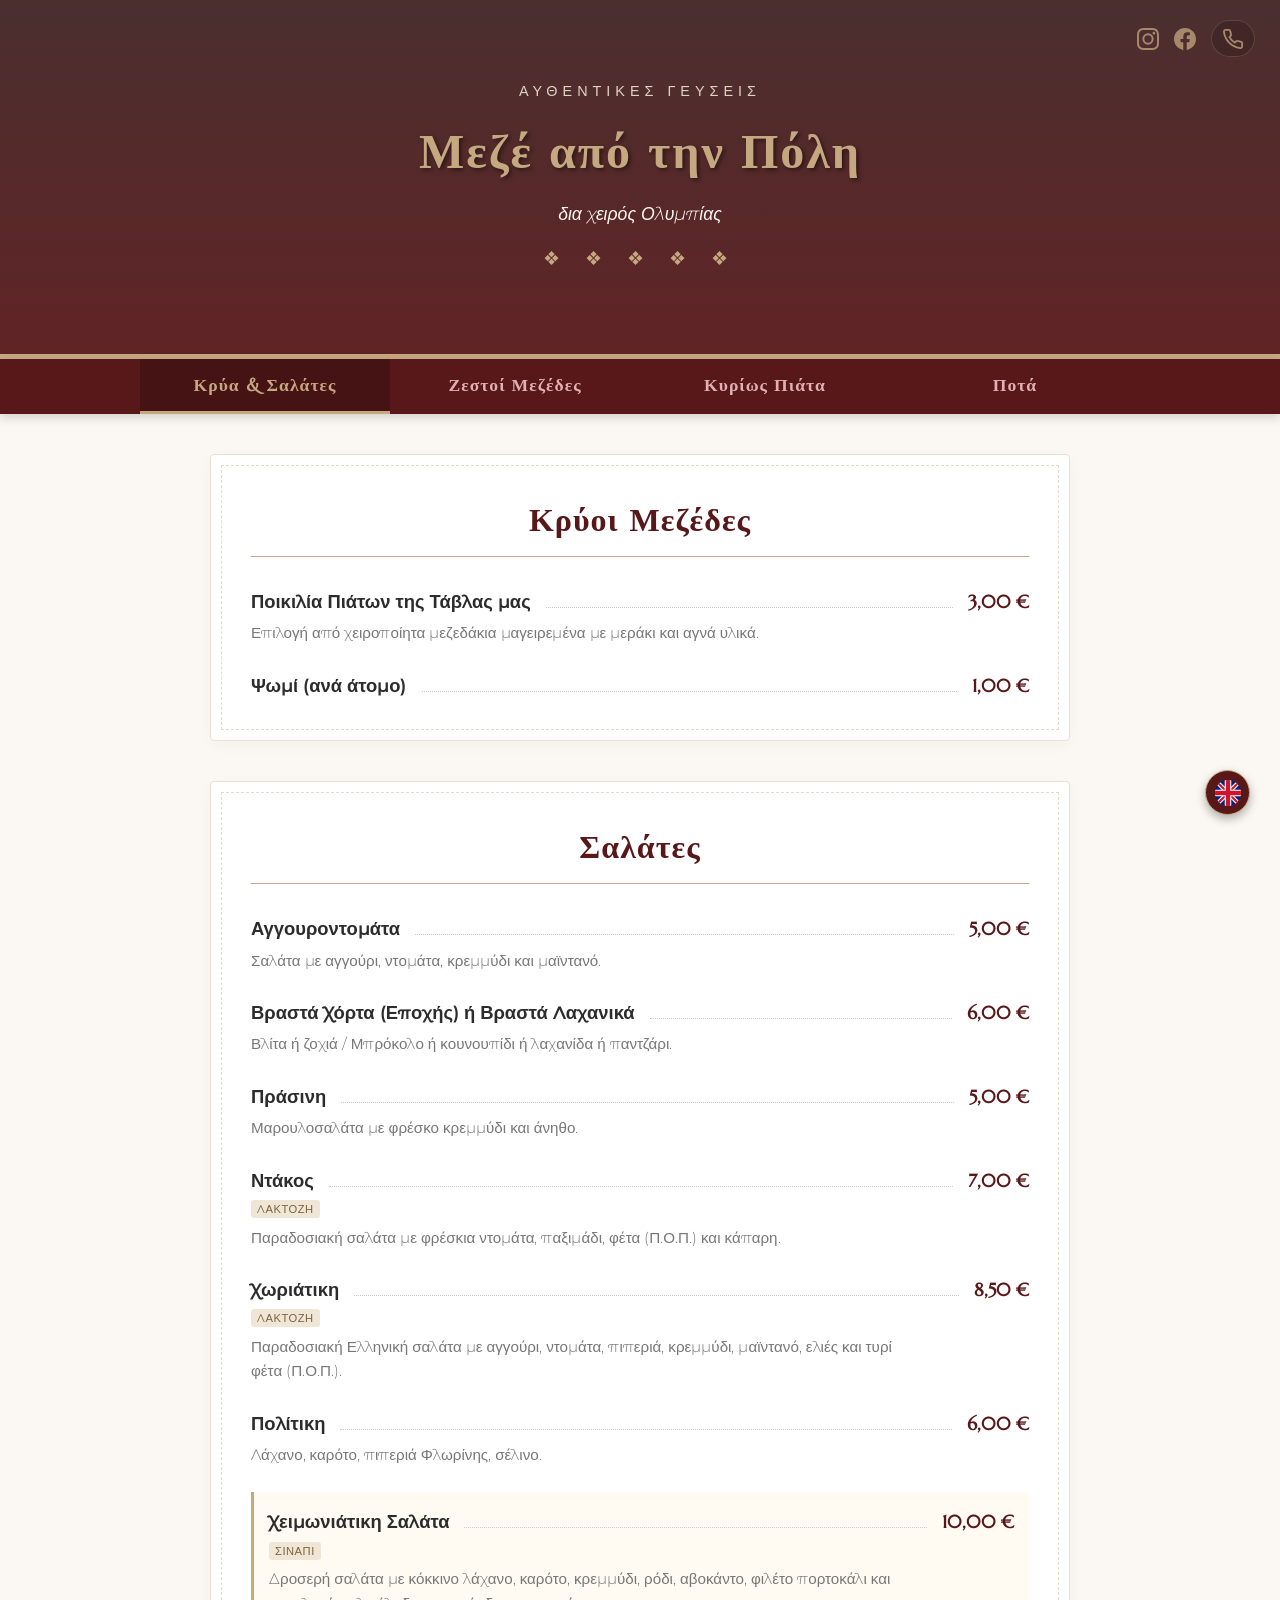
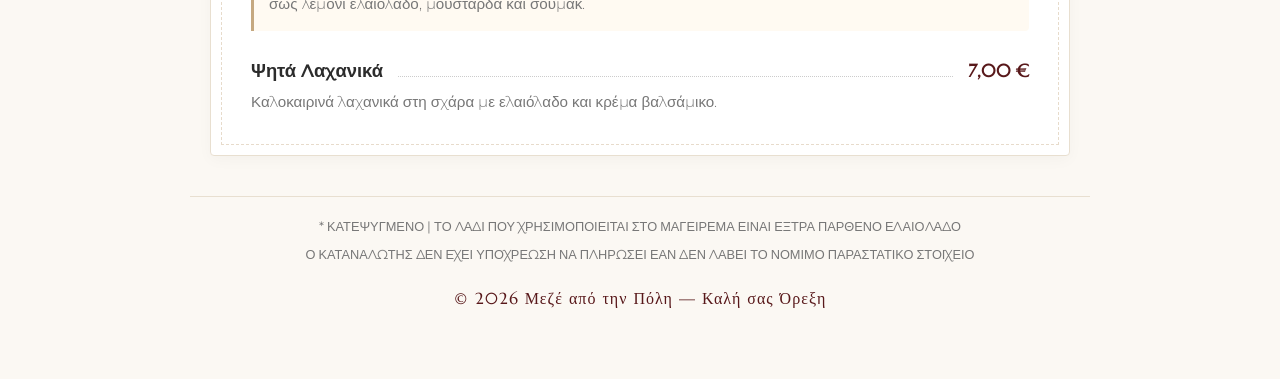
<file: index.html>
<!DOCTYPE html>
<html lang="el">
<head>
    <link rel="icon" type="image/png" href="https://encrypted-tbn0.gstatic.com/images?q=tbn:ANd9GcRkJTfY7gqk6wUgJ8VTFTfwzdV4VmLbmpXVbJ8n9u_vpgtSPkn_sgBGA54&s=10">
    <meta charset="UTF-8">
    <meta name="viewport" content="width=device-width, initial-scale=1.0">
    <title>Μεζέ από την Πόλη - Menu</title>
    <link rel="stylesheet" href="style.css">
    <link rel="preconnect" href="https://fonts.googleapis.com">
    <link rel="preconnect" href="https://fonts.gstatic.com" crossorigin>
    <link href="https://fonts.googleapis.com/css2?family=Marcellus&family=Montserrat:wght@300;400;600&display=swap" rel="stylesheet">
    <link rel="stylesheet" href="https://cloudflare.com">

</head>
<body>

<!-- Header / Hero Background -->
<header class="restaurant-header">
        <!-- ΔΙΑΚΡΙΤΙΚΑ SOCIAL & CONTACT ΣΤΗΝ ΠΑΝΩ ΔΕΞΙΑ ΓΩΝΙΑ (SVG VERSION) -->
<div class="top-right-socials">
    <!-- Instagram -->
    <a href="https://instagram.com/meze_apo_tin_poli" target="_blank" class="top-social-btn" title="Instagram">
        <svg viewBox="0 0 24 24" fill="currentColor"><path d="M12 2.163c3.204 0 3.584.012 4.85.07 3.252.148 4.771 1.691 4.919 4.919.058 1.265.069 1.645.069 4.849 0 3.205-.012 3.584-.069 4.849-.149 3.225-1.664 4.771-4.919 4.919-1.266.058-1.644.07-4.85.07-3.204 0-3.584-.012-4.849-.07-3.26-.149-4.771-1.699-4.919-4.92-.058-1.265-.07-1.644-.07-4.849 0-3.204.013-3.583.07-4.849.149-3.227 1.664-4.771 4.919-4.919 1.266-.057 1.645-.069 4.849-.069zM12 0C8.741 0 8.333.014 7.053.072 2.695.272.273 2.69.073 7.051.014 8.333 0 8.741 0 12c0 3.259.014 3.668.072 4.948.2 4.358 2.618 6.78 6.98 6.98 1.281.058 1.689.072 4.948.072 3.259 0 3.668-.014 4.948-.072 4.354-.2 6.782-2.618 6.979-6.98.059-1.28.073-1.689.073-4.948 0-3.259-.014-3.667-.072-4.947-.196-4.354-2.617-6.78-6.979-6.98C15.668.014 15.259 0 12 0zm0 5.838a6.162 6.162 0 100 12.324 6.162 6.162 0 000-12.324zM12 16a4 4 0 110-8 4 4 0 010 8zm6.406-11.845a1.44 1.44 0 100 2.881 1.44 1.44 0 000-2.881z"/></svg>
    </a>
    
    <!-- Facebook -->
    <a href="http://facebook.com/mezeapotinpoli" target="_blank" class="top-social-btn" title="Facebook">
        <svg viewBox="0 0 24 24" fill="currentColor"><path d="M24 12.073c0-6.627-5.373-12-12-12s-12 5.373-12 12c0 5.99 4.388 10.954 10.125 11.854v-8.385H7.078v-3.47h3.047V9.43c0-3.007 1.792-4.669 4.533-4.669 1.312 0 2.686.235 2.686.235v2.953H15.83c-1.491 0-1.956.925-1.956 1.874v2.25h3.328l-.532 3.47h-2.796v8.385C19.612 23.027 24 18.062 24 12.073z"/></svg>
    </a>

    <!-- Τηλέφωνο -->
    <a href="tel:2392023680" class="top-social-btn phone-top" title="Καλέστε μας">
        <svg viewBox="0 0 24 24" fill="none" stroke="currentColor" stroke-width="2" stroke-linecap="round" stroke-linejoin="round" style="fill: none;"><path d="M22 16.92v3a2 2 0 0 1-2.18 2 19.79 19.79 0 0 1-8.63-3.07 19.5 19.5 0 0 1-6-6 19.79 19.79 0 0 1-3.07-8.67A2 2 0 0 1 4.11 2h3a2 2 0 0 1 2 1.72 12.84 12.84 0 0 0 .7 2.81 2 2 0 0 1-.45 2.11L8.09 9.91a16 16 0 0 0 6 6l1.27-1.27a2 2 0 0 1 2.11-.45 12.84 12.84 0 0 0 2.81.7A2 2 0 0 1 22 16.92z"></path></svg>
        <span class="phone-number-text">2392 023680</span>
    </a>
</div>

    <div class="logo-container">
        <span class="sub-title">Αυθεντικές Γεύσεις</span>
        <h1>Μεζέ από την Πόλη</h1>
        <p class="theme-tag">δια χειρός Ολυμπίας</p>
        <div class="ornament">❖ ❖ ❖ ❖ ❖</div>
    </div>



</header>

    <!-- Navigation Tabs -->
    <nav class="menu-tabs">
        <button class="tab-btn active" onclick="switchPage(1)">
            <span class="tab-text">Κρύα & Σαλάτες</span>
        </button>
        <button class="tab-btn" onclick="switchPage(2)">
            <span class="tab-text">Ζεστοί Μεζέδες</span>
        </button>
        <button class="tab-btn" onclick="switchPage(3)">
            <span class="tab-text">Κυρίως Πιάτα</span>
        </button>
        <button class="tab-btn" onclick="switchPage(4)">
            <span class="tab-text">Ποτά</span>
        </button>
        
    
    </nav>

    
    <!-- Main Content Container -->
    <main class="menu-container">
    
        <!-- PAGE 1: ΚΡΥΟΙ ΜΕΖΕΔΕΣ & ΣΑΛΑΤΕΣ -->
        <section id="page-1" class="menu-page active">
            <div class="category-block">
                <h2 class="category-title">Κρύοι Μεζέδες</h2>
                <div class="menu-items">
                    <div class="menu-item">
                        <div class="item-main">
                            <span class="item-name">Ποικιλία Πιάτων της Τάβλας μας</span>
                            <span class="item-price">3,00 €</span>
                        </div>
                        <p class="item-desc">Επιλογή από χειροποίητα μεζεδάκια μαγειρεμένα με μεράκι και αγνά υλικά.</p>
                    </div>
                    <div class="menu-item">
                        <div class="item-main">
                            <span class="item-name">Ψωμί (ανά άτομο)</span>
                            <span class="item-price">1,00 €</span>
                        </div>
                    </div>
                </div>
            </div>

            <div class="category-block">
                <h2 class="category-title">Σαλάτες</h2>
                <div class="menu-items">
                    <div class="menu-item">
                        <div class="item-main">
                            <span class="item-name">Αγγουροντομάτα</span>
                            <span class="item-price">5,00 €</span>
                        </div>
                        <p class="item-desc">Σαλάτα με αγγούρι, ντομάτα, κρεμμύδι και μαϊντανό.</p>
                    </div>
                    <div class="menu-item">
                        <div class="item-main">
                            <span class="item-name">Βραστά Χόρτα (Εποχής) ή Βραστά Λαχανικά</span>
                            <span class="item-price">6,00 €</span>
                        </div>
                        <p class="item-desc">Βλίτα ή ζοχιά / Μπρόκολο ή κουνουπίδι ή λαχανίδα ή παντζάρι.</p>
                    </div>
                    <div class="menu-item">
                        <div class="item-main">
                            <span class="item-name">Πράσινη</span>
                            <span class="item-price">5,00 €</span>
                        </div>
                        <p class="item-desc">Μαρουλοσαλάτα με φρέσκο κρεμμύδι και άνηθο.</p>
                    </div>
                    <div class="menu-item">
                        <div class="item-main">
                            <span class="item-name">Ντάκος </span>
                            <span class="item-price">7,00 €</span>
                        </div>
                        <span class="allergen-tag">Λακτόζη</span>
                        <p class="item-desc">Παραδοσιακή σαλάτα με φρέσκια ντομάτα, παξιμάδι, φέτα (Π.Ο.Π.) και κάπαρη.</p>
                    </div>
                    <div class="menu-item">
                        <div class="item-main">
                            <span class="item-name">Χωριάτικη </span>
                            <span class="item-price">8,50 €</span>
                        </div>
                        <span class="allergen-tag">Λακτόζη</span>
                        <p class="item-desc">Παραδοσιακή Ελληνική σαλάτα με αγγούρι, ντομάτα, πιπεριά, κρεμμύδι, μαϊντανό, ελιές και τυρί φέτα (Π.Ο.Π.).</p>
                    </div>
                    <div class="menu-item">
                        <div class="item-main">
                            <span class="item-name">Πολίτικη</span>
                            <span class="item-price">6,00 €</span>
                        </div>
                        <p class="item-desc">Λάχανο, καρότο, πιπεριά Φλωρίνης, σέλινο.</p>
                    </div>
                    <div class="menu-item highlight-item">
                        <div class="item-main">
                            <span class="item-name">Χειμωνιάτικη Σαλάτα </span>
                            <span class="item-price">10,00 €</span>
                        </div>
                        <span class="allergen-tag">Σινάπι</span>
                        <p class="item-desc">Δροσερή σαλάτα με κόκκινο λάχανο, καρότο, κρεμμύδι, ρόδι, αβοκάντο, φιλέτο πορτοκάλι και σως λεμόνι ελαιόλαδο, μουστάρδα και σουμάκ.</p>
                    </div>
                    <div class="menu-item">
                        <div class="item-main">
                            <span class="item-name">Ψητά Λαχανικά</span>
                            <span class="item-price">7,00 €</span>
                        </div>
                        <p class="item-desc">Καλοκαιρινά λαχανικά στη σχάρα με ελαιόλαδο και κρέμα βαλσάμικο.</p>
                    </div>
                </div>
            </div>
        </section>

        <!-- PAGE 2: ΖΕΣΤΟΙ ΜΕΖΕΔΕΣ & ΟΡΕΚΤΙΚΑ -->
        <section id="page-2" class="menu-page">
            <div class="category-block">
                <h2 class="category-title">Ζεστοί Μεζέδες & Ορεκτικά</h2>
                <div class="menu-items">
                    <div class="menu-item">
                        <div class="item-main">
                            <span class="item-name">Πατάτες Τηγανητές</span>
                            <span class="item-price">3,50 €</span>
                        </div>
                        <p class="item-desc">Φρέσκια πατάτα τηγανητή.</p>
                    </div>
                    <div class="menu-item">
                        <div class="item-main">
                            <span class="item-name">Κολοκυθάκια Τηγανητά </span>
                            <span class="item-price">4,00 €</span>
                        </div>
                        <span class="allergen-tag">Γλουτένη / Λακτόζη</span>
                        <p class="item-desc">Συνοδεύονται με χειροποίητο τζατζίκι.</p>
                    </div>
                    <div class="menu-item highlight-item">
                        <div class="item-main">
                            <span class="item-name">Μουσβέρια </span>
                            <span class="item-price">6,00 €</span>
                        </div>
                        <span class="allergen-tag">Γλουτένη / Αυγό / Λακτόζη</span>
                        <p class="item-desc">Πολίτικοι κολοκυθοκεφτέδες. Συνοδεύονται με χειροποίητο τζατζίκι.</p>
                    </div>
                    <div class="menu-item">
                        <div class="item-main">
                            <span class="item-name">Τυροκροκέτες</span>
                            <span class="item-price">5,00 €</span>
                        </div>
                        <span class="allergen-tag">Γλουτένη / Αυγό / Λακτόζη</span>
                    </div>
                    <div class="menu-item">
                        <div class="item-main">
                            <span class="item-name">Ταλαγάνι </span>
                            <span class="item-price">5,00 €</span>
                        </div>
                        <span class="allergen-tag">Λακτόζη</span>
                        <p class="item-desc">Παραδοσιακό τυρί ψητό, σερβίρεται με χειροποίητη μαρμελάδα.</p>
                    </div>
                    <div class="menu-item">
                        <div class="item-main">
                            <span class="item-name">Μαστέλο Χίου </span>
                            <span class="item-price">7,00 €</span>
                        </div>
                        <span class="allergen-tag">Λακτόζη</span>
                    </div>
                    <div class="menu-item highlight-item">
                        <div class="item-main">
                            <span class="item-name">Φέτα Περέκ</span>
                            <span class="item-price">7,00 €</span>
                        </div>
                        <span class="allergen-tag">Γλουτένη / Λακτόζη / Σουσάμι</span>
                        <p class="item-desc">Φέτα (Π.Ο.Π.) σκεπασμένη με φύλλο Περέκ, σερβίρεται με μέλι και μαύρο σουσάμι.</p>
                    </div>
                    <div class="menu-item">
                        <div class="item-main">
                            <span class="item-name">Μπουγιουρντί </span>
                            <span class="item-price">5,00 €</span>
                        </div>
                        <span class="allergen-tag">Λακτόζη</span>
                        <p class="item-desc">Φέτα (Π.Ο.Π.), ντομάτα, πιπεριά και τριμμένο τυρί gouda.</p>
                    </div>
                    <div class="menu-item">
                        <div class="item-main">
                            <span class="item-name">Σκουμπρί Καπνιστό</span>
                            <span class="item-price">6,00 €</span>
                        </div>
                    </div>
                </div>
            </div>
        </section>

<!-- PAGE 3: ΚΥΡΙΩΣ ΠΙΑΤΑ (Αντικαθιστά το Κυρίως & Ποτά) -->
<div id="page-3" class="menu-page">
    
    <!-- ΕΚΛΕΚΤΑ ΠΟΛΙΤΙΚΑ ΠΙΑΤΑ -->
    <div class="category-block">
        <h2 class="category-title">Εκλεκτά Πολίτικα Πιάτα</h2>
        <div class="menu-items">
            
            <!-- ΝΕΟ ΠΙΑΤΟ -->
            <div class="menu-item">
                <div class="item-main">
                    <span class="item-name">Μύδια Ντολμά </span>
                    <span class="item-price">9,00 €</span>
                </div>
                <span class="allergen-tag">Ξηροί Καρποί</span>
                <div class="item-desc">Φρέσκα μύδια με γέμιση ρυζιού μαγειρεμένο με διάφορα μπαχαρικά, κουκουνάρι, σταφίδα και αρωματικά βότανα.</div>
            </div>

            <div class="menu-item">
                <div class="item-main">
                    <span class="item-name">Αρναούτ Τζιέρι</span>
                    <span class="item-price">8,50 €</span>
                </div>
                <div class="item-desc">Φρέσκο μοσχαρίσιο συκώτι σοταρισμένο με ελαιόλαδο και σερβιρισμένο με καραμελωμένα κρεμμύδια.</div>
            </div>

            <div class="menu-item">
                <div class="item-main">
                    <span class="item-name">Σουτζούκι με Σάλτσα</span>
                    <span class="item-price">6,00 €</span>
                </div>
                <div class="item-desc">Σουτζούκι (Πολίτικο αλλαντικό) σε σάλτσα φρέσκιας ντομάτας.</div>
            </div>

            <div class="menu-item">
                <div class="item-main">
                    <span class="item-name">Παστουρμαδοπιτάκια</span>
                    <span class="item-price">6,00 €</span>
                </div>
                <span class="allergen-tag">Γλουτένη / Λακτόζη</span>
                <div class="item-desc">Σε χωριάτικο χειροποίητο φύλλο.</div>
            </div>

            <!-- ΝΕΟ ΠΙΑΤΟ -->
            <div class="menu-item">
                <div class="item-main">
                    <span class="item-name">Αυγά με Σουτζούκι </span>
                    <span class="item-price">6,00 €</span>
                </div>
                <span class="allergen-tag">Αυγό</span>
                <div class="item-desc">Αυγά στο τηγάνι με ελαιόλαδο και σουτζούκι.</div>
            </div>

            <!-- ΝΕΟ ΠΙΑΤΟ -->
            <div class="menu-item">
                <div class="item-main">
                    <span class="item-name">Αυγά με Παστουρμά</span>
                    <span class="item-price">6,00 €</span>
                </div>
                <span class="allergen-tag">Αυγό</span>
                <div class="item-desc">Αυγά τηγανητά με ελαιόλαδο και παστουρμά.</div>
            </div>

            <div class="menu-item">
                <div class="item-main">
                    <span class="item-name">Λαχματζούν</span>
                    <span class="item-price">8,50 €</span>
                </div>
                <span class="allergen-tag">Γλουτένη / Λακτόζη</span>
                <div class="item-desc">Χειροποίητη πίτα με μοσχαρίσιο κιμά, σερβίρεται με κρεμμύδι και μαϊντανό, συνοδεύεται με γιαούρτι.</div>
            </div>

            <div class="menu-item highlight-item">
                <div class="item-main">
                    <span class="item-name">Γιαουρτλού Κεμπάπ </span>
                    <span class="item-price">12,00 €</span>
                </div>
                <span class="allergen-tag">Γλουτένη / Λακτόζη</span>
                <div class="item-desc">Παραδοσιακό πιάτο με πίτα, σάλτσα φρέσκιας ντομάτας, μπιφτεκάκια από πρόβειο και μοσχαρίσιο κιμά, σως γιαουρτιού, κρεμμύδι και μαϊντανό, το πιάτο ολοκληρώνεται με φρέσκο βούτυρο.</div>
            </div>

            <div class="menu-item">
                <div class="item-main">
                    <span class="item-name">Μοσχαρίσιο Κεμπάπ</span>
                    <span class="item-price">15,00 €</span>
                </div>
                <span class="allergen-tag">Θειώδη / Γλουτένη / Λακτόζη</span>
                <div class="item-desc">Μοσχαράκι μαριναρισμένο με κρασί ψήνεται με κομμάτια μελιτζάνας, σερβίρεται με πλιγούρι και ντοματίνια στο ελαιόλαδο.</div>
            </div>

            <div class="menu-item">
                <div class="item-main">
                    <span class="item-name">Σις Ταούκ </span>
                    <span class="item-price">9,00 €</span>
                </div>
                <span class="allergen-tag">Λακτόζη / Σινάπι</span>
                <div class="item-desc">Παραδοσιακό μαριναρισμένο σουβλάκι κοτόπουλο στη σχάρα με γαρνιτούρα ημέρας.</div>
            </div>

            <div class="menu-item">
                <div class="item-main">
                    <span class="item-name">Τζιζμπίζια</span>
                    <span class="item-price">8,50 €</span>
                </div>
                <span class="allergen-tag">Γλουτένη / Αυγό</span>
                <div class="item-desc">Πολίτικα σουτζουκάκια από πρόβειο και μοσχαρίσιο κιμά με γαρνιτούρα ημέρας.</div>
            </div>

            <div class="menu-item">
                <div class="item-main">
                    <span class="item-name">Κεφτεδάκια της Γιαγιάς</span>
                    <span class="item-price">8,00 €</span>
                </div>
                <span class="allergen-tag">Γλουτένη / Αυγό</span>
                <div class="item-desc">Κλασικά κεφτεδάκια με μοσχαρίσιο και χοιρινό κιμά, μαϊντανό, δυόσμο, ούζο, κρεμμύδι με γαρνιτούρα ημέρας.</div>
            </div>

            <div class="menu-item">
                <div class="item-main">
                    <span class="item-name">Χοιρινά Φιλετίνια </span>
                    <span class="item-price">10,00 €</span>
                </div>
                <span class="allergen-tag">Λακτόζη</span>
                <div class="item-desc">Με κρέμα γάλακτος και μανιτάρια.</div>
            </div>

            <div class="menu-item">
                <div class="item-main">
                    <span class="item-name">Μουσακάς Σπιτικός </span>
                    <span class="item-price">12,00 €</span>
                </div>
                <span class="allergen-tag">Λακτόζη / Αυγό / Γλουτένη</span>
                <div class="item-desc">Πατάτες, μελιτζάνες, μοσχαρίσιος κιμάς, μπεσαμέλ με φρέσκο γάλα.</div>
            </div>

            <div class="menu-item">
                <div class="item-main">
                    <span class="item-name">Παστίτσιο </span>
                    <span class="item-price">10,00 €</span>
                </div>
                <span class="allergen-tag">Λακτόζη / Αυγό / Γλουτένη</span>
                <div class="item-desc">Μακαρόνια, μοσχαρίσιος κιμάς, μπεσαμέλ με φρέσκο γάλα.</div>
            </div>

        </div>
        <p style="text-align: center; margin-top: 30px; font-family: 'Marcellus', serif; color: var(--burgundy); font-weight: 600; letter-spacing: 1px; font-size: 1.1rem; border-top: 1px dashed var(--gold); padding-top: 20px;">
            <u>ΡΩΤΗΣΤΕ ΜΑΣ ΓΙΑ ΤΑ ΠΙΑΤΑ ΗΜΕΡΑΣ</u>
        </p>
    </div> 


    <!-- ΕΝΟΤΗΤΑ 2: ΘΑΛΑΣΣΙΝΑ (Από τη φωτογραφία σας) -->
    <div class="category-block">
        <h2 class="category-title">Θαλασσινά</h2>
        <div class="menu-items">
            
            <div class="menu-item">
                <div class="item-main">
                    <span class="item-name">Γαύρος Τηγάνι </span>
                    <span class="item-price">7,00 €</span>
                </div>
                <span class="allergen-tag">Γλουτένη</span>
            </div>
            
            <div class="menu-item">
                <div class="item-main">
                    <span class="item-name">Γαύρος Σαγανάκι </span>
                    <span class="item-price">7,00 €</span>
                </div>
                <span class="allergen-tag">Σινάπι / Θειώδη</span>
                <div class="item-desc">Με κρεμμύδι, πιπεριά σβησμένο με λευκό κρασί ή πλούσια σάλτσα φρέσκιας ντομάτας (καυτερό ή όχι).</div>
            </div>
            
            <div class="menu-item">
                <div class="item-main">
                    <span class="item-name">Σαρδέλα Σχάρας</span>
                    <span class="item-price">7,00 €</span>
                </div>
            </div>
            
            <div class="menu-item">
                <div class="item-main">
                    <span class="item-name">Σουπιά Πολίτικη </span>
                    <span class="item-price">9,00 €</span>
                </div>
                <span class="allergen-tag">Ξηροί Καρποί</span>
                <div class="item-desc">Μαγειρεμένη με κουκουνάρι και σταφίδα.</div>
            </div>
            
            <div class="menu-item">
                <div class="item-main">
                    <span class="item-name">Καλαμάρι Τηγανητό</span>
                    <span class="item-price">12,00 €</span>
                </div>
                <span class="allergen-tag">Γλουτένη</span>
                <div class="item-desc">Ελληνικό καλαμάρι.</div>
            </div>
            
            <div class="menu-item">
                <div class="item-main">
                    <span class="item-name">Καλαμάρι Σχάρας ή Γεμιστό </span>
                    <span class="item-price">45,00 € / Κιλό</span>
                </div>
                <span class="allergen-tag">Λακτόζη</span>
                <div class="item-desc">Ελληνικό καλαμάρι.</div>
            </div>
            
            <div class="menu-item">
                <div class="item-main">
                    <span class="item-name">Γαρίδες Ελληνικές Σαγανάκι ή Σχάρας </span>
                    <span class="item-price">75,00 € / Κιλό</span>
                </div>
                <span class="allergen-tag">Λακτόζη</span>
                <div class="item-desc">Νωπές γαρίδες με κρεμμύδι, πιπεριά, σάλτσα φρέσκιας ντομάτας και φέτα ή σχάρας.</div>
            </div>
            
            <div class="menu-item">
                <div class="item-main">
                    <span class="item-name">Γαρίδες* Σαγανάκι ή Σχάρας </span>
                    <span class="item-price">12,00 €</span>
                </div>
                <span class="allergen-tag">Λακτόζη</span>
                <div class="item-desc">Γαρίδες ιχθυοκαλλιέργειας με κρεμμύδι, πιπεριά, σάλτσα φρέσκιας ντομάτας και φέτα ή σχάρας.</div>
            </div>
            
            <div class="menu-item">
                <div class="item-main">
                    <span class="item-name">Χταπόδι* Σχάρας</span>
                    <span class="item-price">12,00 €</span>
                </div>
                <div class="item-desc">Ελληνικό χταπόδι, ψητό στη σχάρα.</div>
            </div>
            
            <div class="menu-item">
                <div class="item-main">
                    <span class="item-name">Μύδια Αχνιστά (με κέλυφος)</span>
                    <span class="item-price">9,00 €</span>
                </div>
                <div class="item-desc">Φρέσκα μύδια μαγειρεμένα με το ζουμί τους.</div>
            </div>
            
            <div class="menu-item">
                <div class="item-main">
                    <span class="item-name">Μύδια Σαγανάκι </span>
                    <span class="item-price">9,00 €</span>
                </div>
                <span class="allergen-tag">Σινάπι</span>
                <div class="item-desc">Φρέσκα μύδια με λευκή ή κόκκινη σάλτσα, φέτα (Π.Ο.Π.), κρεμμυδάκι και πιπεριά (η λευκή σάλτσα περιέχει σινάπι).</div>
            </div>
        
        </div>
        
        <!-- Υποσημείωση Φρέσκων Ψαριών -->
        <p style="text-align: center; margin-top: 30px; font-family: 'Marcellus', serif; color: var(--burgundy); font-weight: 600; letter-spacing: 1px; font-size: 1.1rem; border-top: 1px dashed var(--gold); padding-top: 20px;">
            <u>ΡΩΤΗΣΤΕ ΜΑΣ ΓΙΑ ΤΑ ΦΡΕΣΚΑ ΨΑΡΙΑ ΗΜΕΡΑΣ</u>
        </p>
    </div>
</div>

<!-- PAGE 4: ΠΟΤΑ -->
<div id="page-4" class="menu-page">
    
    <!-- ΕΝΟΤΗΤΑ: ΚΡΑΣΙΑ -->
    <div class="category-block">
        <h2 class="category-title">Κρασιά</h2>

        <h3 style="font-family: 'Marcellus', serif; color: var(--gold); margin: 20px 0 10px; font-size: 1.3rem; text-transform: uppercase; letter-spacing: 1px;">Χύμα Κρασί</h3>
        <div class="menu-items" style="margin-bottom: 30px;">
            <div class="menu-item">
                <div class="item-main">
                    <span class="item-name">Κρασί χύμα (λευκό, ροζέ, κόκκινο) 0,5L</span>
                    <span class="item-price">4,50 €</span>
                </div>
                <div class="item-desc">Χύμα κρασί Νέας Μεσημβρίας (Ξηρό ή Ημίγλυκο)</div>
            </div>
        </div>
        
        <h3 style="font-family: 'Marcellus', serif; color: var(--gold); margin: 20px 0 10px; font-size: 1.3rem; text-transform: uppercase; letter-spacing: 1px;">Λευκά</h3>
        <div class="menu-items" style="margin-bottom: 30px;">
            <div class="menu-item">
                <div class="item-main">
                    <span class="item-name">Οινοποιείου Βούλγαρη 0,75L</span>
                    <span class="item-price">20,00 €</span>
                </div>
                <div class="item-desc">Sauvignon blanc - Ασύρτικο / Ασύρτικο - Μαλαγουζιά</div>
            </div>
            <div class="menu-item">
                <div class="item-main">
                    <span class="item-name">Κτήμα Λειβαδιώτη</span>
                    <span class="item-price">20,00 €</span>
                </div>
                <div class="item-desc">Ασύρτικο / Μαλαγουζιά / Sauvignon Blanc</div>
            </div>
            <div class="menu-item">
                <div class="item-main">
                    <span class="item-name">Κτήμα Γεροβασιλείου 0,75L</span>
                    <span class="item-price">30,00 €</span>
                </div>
                <div class="item-desc">Μαλαγουζιά</div>
            </div>
        </div>

        <h3 style="font-family: 'Marcellus', serif; color: var(--gold); margin: 20px 0 10px; font-size: 1.3rem; text-transform: uppercase; letter-spacing: 1px;">Ροζέ</h3>
        <div class="menu-items" style="margin-bottom: 30px;">
            <div class="menu-item">
                <div class="item-main">
                    <span class="item-name">Οινοποιείου Βούλγαρη 0,75L</span>
                    <span class="item-price">20,00 €</span>
                </div>
                <div class="item-desc">Grenache / Merlot</div>
            </div>
        </div>

        <h3 style="font-family: 'Marcellus', serif; color: var(--gold); margin: 20px 0 10px; font-size: 1.3rem; text-transform: uppercase; letter-spacing: 1px;">Κόκκινο</h3>
        <div class="menu-items" style="margin-bottom: 30px;">
            <div class="menu-item">
                <div class="item-main">
                    <span class="item-name">Οινοποιείου Βούλγαρη 0,75L</span>
                    <span class="item-price">20,00 €</span>
                </div>
                <div class="item-desc">Merlot</div>
            </div>
        </div>


        <h3 style="font-family: 'Marcellus', serif; color: var(--gold); margin: 20px 0 10px; font-size: 1.3rem; text-transform: uppercase; letter-spacing: 1px;">Ρετσίνες</h3>
        <div class="menu-items">
            <div class="menu-item">
                <div class="item-main">
                    <span class="item-name">Βασιλική 0,5L</span>
                    <span class="item-price">4,00 €</span>
                </div>
            </div>
            <div class="menu-item">
                <div class="item-main">
                    <span class="item-name">Μαλαματίνα 0,5L</span>
                    <span class="item-price">4,00 €</span>
                </div>
            </div>
            <div class="menu-item">
                <div class="item-main">
                    <span class="item-name">Κεχριμπάρι 0,5L</span>
                    <span class="item-price">5,50 €</span>
                </div>
            </div>
        </div>
    </div>

    <!-- ΕΝΟΤΗΤΑ: ΤΣΙΠΟΥΡΟ / ΟΥΖΟ -->
    <div class="category-block">
        <h2 class="category-title">Τσίπουρο / Ούζο</h2>
        <div class="menu-items">
            <div class="menu-item">
                <div class="item-main">
                    <span class="item-name">Προϊόν διήμερης απόσταξης 200ml</span>
                    <span class="item-price">6,00 €</span>
                </div>
                <div class="item-desc">Ντόπιο τσίπουρο με γλυκάνισο ή χωρίς</div>
            </div>
            <div class="menu-item">
                <div class="item-main">
                    <span class="item-name">Τσίπουρο Αποστολάκη 200ml</span>
                    <span class="item-price">8,00 €</span>
                </div>
                <div class="item-desc">Με γλυκάνισο ή χωρίς</div>
            </div>
            <div class="menu-item">
                <div class="item-main">
                    <span class="item-name">Τσίπουρο Ηδωνικό 200ml</span>
                    <span class="item-price">8,00 €</span>
                </div>
                <div class="item-desc">Με γλυκάνισο ή χωρίς</div>
            </div>
            <div class="menu-item">
                <div class="item-main">
                    <span class="item-name">Τσίπουρο Μπαμπατζίμ 200ml</span>
                    <span class="item-price">8,00 €</span>
                </div>
                <div class="item-desc">Με γλυκάνισο ή χωρίς</div>
            </div>
            <div class="menu-item">
                <div class="item-main">
                    <span class="item-name">Ούζο Πλωμαρίου 200ml</span>
                    <span class="item-price">8,00 €</span>
                </div>
            </div>
            <div class="menu-item">
                <div class="item-main">
                    <span class="item-name">Ούζο Βαρβαγιάννη 200ml</span>
                    <span class="item-price">8,00 €</span>
                </div>
                <div class="item-desc">Μπλε (46%) ή Πράσινο (42%)</div>
            </div>
            <div class="menu-item">
                <div class="item-main">
                    <span class="item-name">Ούζο Μπαμπατζίμ 200ml</span>
                    <span class="item-price">8,00 €</span>
                </div>
            </div>
            <div class="menu-item">
                <div class="item-main">
                    <span class="item-name">Ούζο Ηδωνικό 200ml</span>
                    <span class="item-price">8,00 €</span>
                </div>
            </div>
            <div class="menu-item">
                <div class="item-main">
                    <span class="item-name">Ούζο Ματαρέλη 200ml</span>
                    <span class="item-price">9,00 €</span>
                </div>
            </div>
            <div class="menu-item highlight-item">
                <div class="item-main">
                    <span class="item-name">Yeni Raki 200ml</span>
                    <span class="item-price">12,00 €</span>
                </div>
            </div>
        </div>
    </div>

    <!-- ΕΝΟΤΗΤΑ: ΜΠΥΡΕΣ -->
    <div class="category-block">
        <h2 class="category-title">Μπύρες</h2>
        <div class="menu-items">
            <div class="menu-item">
                <div class="item-main">
                    <span class="item-name">Βεργίνα 500ml</span>
                    <span class="item-price">4,00 €</span>
                </div>
            </div>
            <div class="menu-item">
                <div class="item-main">
                    <span class="item-name">RED Βεργίνα 500ml</span>
                    <span class="item-price">5,00 €</span>
                </div>
            </div>
            <div class="menu-item">
                <div class="item-main">
                    <span class="item-name">WEISS Βεργίνα 500ml</span>
                    <span class="item-price">5,00 €</span>
                </div>
            </div>
            <div class="menu-item">
                <div class="item-main">
                    <span class="item-name">Μπύρα free 500ml</span>
                    <span class="item-price">4,00 €</span>
                </div>
            </div>
            <div class="menu-item">
                <div class="item-main">
                    <span class="item-name">Fisher 500ml</span>
                    <span class="item-price">4,00 €</span>
                </div>
            </div>
            <div class="menu-item">
                <div class="item-main">
                    <span class="item-name">Heineken 500ml</span>
                    <span class="item-price">4,00 €</span>
                </div>
            </div>
            <div class="menu-item">
                <div class="item-main">
                    <span class="item-name">Kaiser 500ml</span>
                    <span class="item-price">4,00 €</span>
                </div>
            </div>
            <div class="menu-item">
                <div class="item-main">
                    <span class="item-name">Amstel radler 500ml</span>
                    <span class="item-price">4,00 €</span>
                </div>
            </div>
            <div class="menu-item">
                <div class="item-main">
                    <span class="item-name">Μύθος 500ml</span>
                    <span class="item-price">4,00 €</span>
                </div>
            </div>
            <div class="menu-item">
                <div class="item-main">
                    <span class="item-name">Βαρέλι 0,350L</span>
                    <span class="item-price">3,50 €</span>
                </div>
            </div>
            <div class="menu-item">
                <div class="item-main">
                    <span class="item-name">Βαρέλι 0,5L</span>
                    <span class="item-price">4,00 €</span>
                </div>
            </div>
        </div>
    </div>

    <!-- ΕΝΟΤΗΤΑ: ΑΝΑΨΥΚΤΙΚΑ -->
    <div class="category-block">
        <h2 class="category-title">Αναψυκτικά</h2>
        <div class="menu-items">
            
            <div class="menu-item">
                <div class="item-main">
                    <span class="item-name">Νερό 1,5L</span>
                    <span class="item-price">1,00 €</span>
                </div>
            </div>
            
            <div class="menu-item">
                <div class="item-main">
                    <span class="item-name">Ξινό Νερό 700ml</span>
                    <span class="item-price">3,50 €</span>
                </div>
            </div>

            <div class="menu-item">
                <div class="item-main">
                    <span class="item-name">Ελληνικός καφές μονός</span>
                    <span class="item-price">3,00 €</span>
                </div>
            </div>
            
            <div class="menu-item">
                <div class="item-main">
                    <span class="item-name">Ελληνικός καφές διπλός</span>
                    <span class="item-price">3,50 €</span>
                </div>
            </div>

            <div class="menu-item">
                <div class="item-main">
                    <span class="item-name">Αριάνι 1L</span>
                    <span class="item-price">6,00 €</span>
                </div>
            </div>
            
            <div class="menu-item">
                <div class="item-main">
                    <span class="item-name">Pepsi Cola 250ml</span>
                    <span class="item-price">2,00 €</span>
                </div>
            </div>
            
            <div class="menu-item">
                <div class="item-main">
                    <span class="item-name">Pepsi Cola max 250ml</span>
                    <span class="item-price">2,00 €</span>
                </div>
            </div>
            
            <div class="menu-item">
                <div class="item-main">
                    <span class="item-name">7up 250ml</span>
                    <span class="item-price">2,00 €</span>
                </div>
            </div>
            
            <div class="menu-item">
                <div class="item-main">
                    <span class="item-name">Σουρωτή 250ml</span>
                    <span class="item-price">2,00 €</span>
                </div>
            </div>
            
            <div class="menu-item">
                <div class="item-main">
                    <span class="item-name">Πορτοκαλάδα 250ml</span>
                    <span class="item-price">2,00 €</span>
                </div>
            </div>
            
            <div class="menu-item">
                <div class="item-main">
                    <span class="item-name">Λεμονάδα 250ml</span>
                    <span class="item-price">2,00 €</span>
                </div>
            </div>
            
            <div class="menu-item">
                <div class="item-main">
                    <span class="item-name">Χυμός φρούτων 250ml</span>
                    <span class="item-price">2,50 €</span>
                </div>
            </div>
            
            <div class="menu-item">
                <div class="item-main">
                    <span class="item-name">Κρύο τσάι (με λεμόνι ή ροδάκινο) 500ml</span>
                    <span class="item-price">3,00 €</span>
                </div>
            </div>
            
            
            <div class="menu-item highlight-item">
                <div class="item-main">
                    <span class="item-name">Αναψυκτικό με μαστίχα Χίου</span>
                    <span class="item-price">3,50 €</span>
                </div>
            </div>

        
        </div>
    </div>
    
        </section>
    </main>
    
    <!-- ΚΟΥΜΠΙ ΕΠΙΣΤΡΟΦΗΣ ΣΤΗΝ ΚΟΡΥΦΗ -->
<button id="backToTopBtn" title="Επιστροφή στην κορυφή">
    <svg viewBox="0 0 24 24" fill="currentColor"><path d="M7 14l5-5 5 5H7z"/></svg>
</button>

<!-- ΚΟΥΜΠΙ ΠΟΥ ΣΕ ΠΗΓΑΙΝΕΙ ΣΤΟ ΑΓΓΛΙΚΟ ΜΕΝΟΥ -->
<a id="autoTranslateBtn" href="translate.html" title="Translate to English">
    <!-- Κυκλική Σημαία Μεγάλης Βρετανίας σε SVG -->
    <svg viewBox="0 0 24 24" width="24" height="24">
        <path d="M0 0h24v24H0z" fill="#00247d"/>
        <path d="M0 0l24 24M24 0L0 24" stroke="#fff" stroke-width="4"/>
        <path d="M0 0l24 24M24 0L0 24" stroke="#cf142b" stroke-width="2"/>
        <path d="M12 0v24M0 12h24" stroke="#fff" stroke-width="6"/>
        <path d="M12 0v24M0 12h24" stroke="#cf142b" stroke-width="4"/>
    </svg>
</a>


    <!-- Footer Notes -->
    <footer class="menu-footer">
        <p>* ΚΑΤΕΨΥΓΜΕΝΟ | ΤΟ ΛΑΔΙ ΠΟΥ ΧΡΗΣΙΜΟΠΟΙΕΙΤΑΙ ΣΤΟ ΜΑΓΕΙΡΕΜΑ ΕΙΝΑΙ ΕΞΤΡΑ ΠΑΡΘΕΝΟ ΕΛΑΙΟΛΑΔΟ</p>
        <p>Ο ΚΑΤΑΝΑΛΩΤΗΣ ΔΕΝ ΕΧΕΙ ΥΠΟΧΡΕΩΣΗ ΝΑ ΠΛΗΡΩΣΕΙ ΕΑΝ ΔΕΝ ΛΑΒΕΙ ΤΟ ΝΟΜΙΜΟ ΠΑΡΑΣΤΑΤΙΚΟ ΣΤΟΙΧΕΙΟ</p>
        <p class="branding">© 2026 Μεζέ από την Πόλη — Καλή σας Όρεξη</p>
    </footer>
    <script src="script.js"></script>

</body>
</html>
</file>
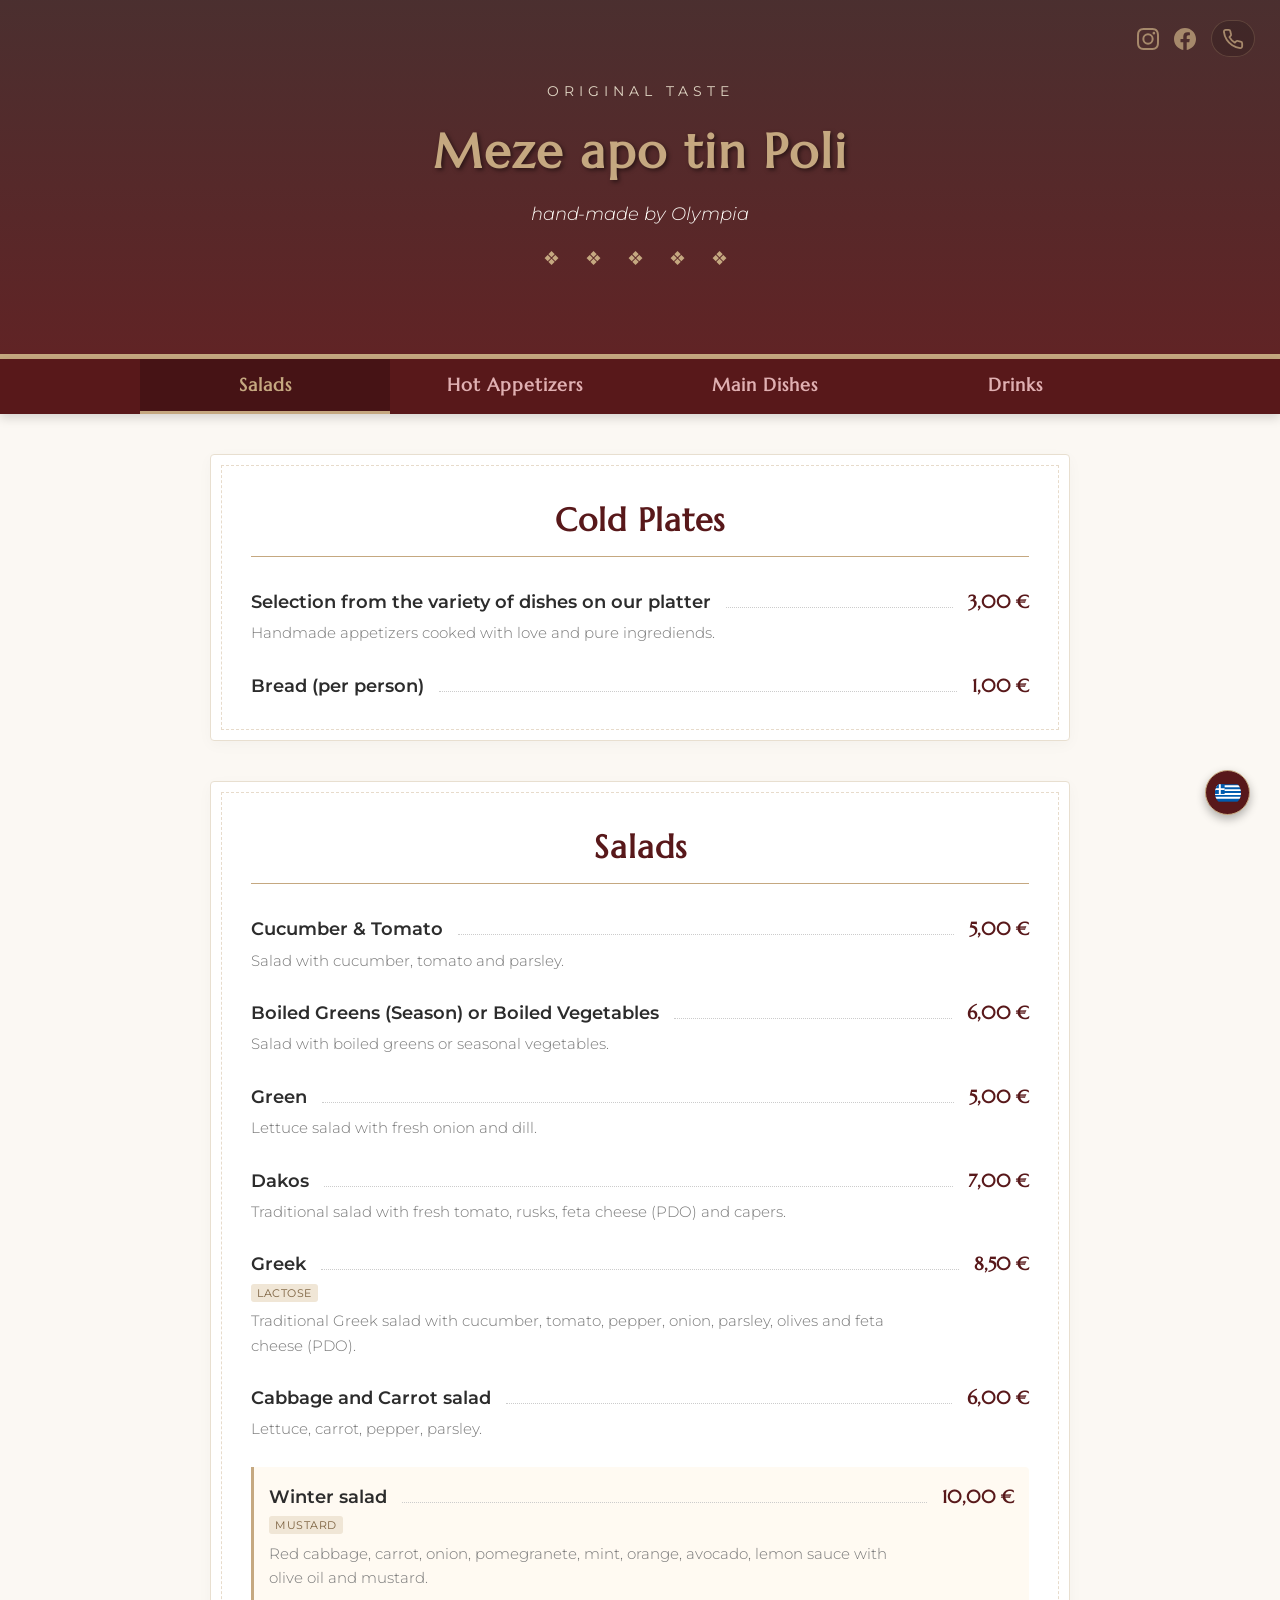
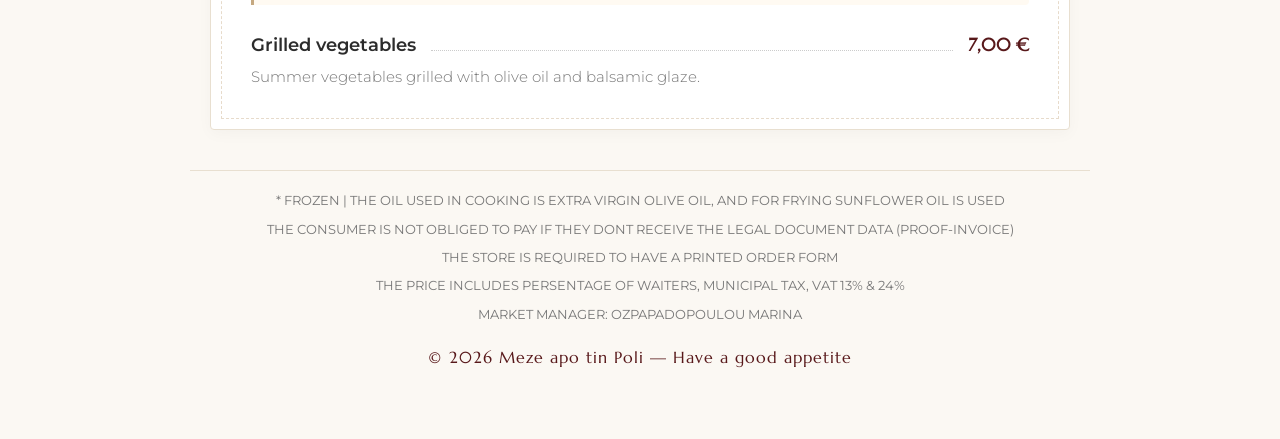
<file: translate.html>
<!DOCTYPE html>
<html lang="en">
<head>
    <link rel="icon" type="image/png" href="https://encrypted-tbn0.gstatic.com/images?q=tbn:ANd9GcRkJTfY7gqk6wUgJ8VTFTfwzdV4VmLbmpXVbJ8n9u_vpgtSPkn_sgBGA54&s=10">
    <meta charset="UTF-8">
    <meta name="viewport" content="width=device-width, initial-scale=1.0">
    <title>Meze apo tin poli - Menu</title>
    <link rel="stylesheet" href="style.css">
    <link rel="preconnect" href="https://fonts.googleapis.com">
    <link rel="preconnect" href="https://fonts.gstatic.com" crossorigin>
    <link href="https://fonts.googleapis.com/css2?family=Marcellus&family=Montserrat:wght@300;400;600&display=swap" rel="stylesheet">
    <link rel="stylesheet" href="https://cloudflare.com">

</head>
<body>

<!-- Header / Hero Background -->
<header class="restaurant-header">
        <!-- ΔΙΑΚΡΙΤΙΚΑ SOCIAL & CONTACT ΣΤΗΝ ΠΑΝΩ ΔΕΞΙΑ ΓΩΝΙΑ (SVG VERSION) -->
<div class="top-right-socials">
    <!-- Instagram -->
    <a href="https://instagram.com/meze_apo_tin_poli" target="_blank" class="top-social-btn" title="Instagram">
        <svg viewBox="0 0 24 24" fill="currentColor"><path d="M12 2.163c3.204 0 3.584.012 4.85.07 3.252.148 4.771 1.691 4.919 4.919.058 1.265.069 1.645.069 4.849 0 3.205-.012 3.584-.069 4.849-.149 3.225-1.664 4.771-4.919 4.919-1.266.058-1.644.07-4.85.07-3.204 0-3.584-.012-4.849-.07-3.26-.149-4.771-1.699-4.919-4.92-.058-1.265-.07-1.644-.07-4.849 0-3.204.013-3.583.07-4.849.149-3.227 1.664-4.771 4.919-4.919 1.266-.057 1.645-.069 4.849-.069zM12 0C8.741 0 8.333.014 7.053.072 2.695.272.273 2.69.073 7.051.014 8.333 0 8.741 0 12c0 3.259.014 3.668.072 4.948.2 4.358 2.618 6.78 6.98 6.98 1.281.058 1.689.072 4.948.072 3.259 0 3.668-.014 4.948-.072 4.354-.2 6.782-2.618 6.979-6.98.059-1.28.073-1.689.073-4.948 0-3.259-.014-3.667-.072-4.947-.196-4.354-2.617-6.78-6.979-6.98C15.668.014 15.259 0 12 0zm0 5.838a6.162 6.162 0 100 12.324 6.162 6.162 0 000-12.324zM12 16a4 4 0 110-8 4 4 0 010 8zm6.406-11.845a1.44 1.44 0 100 2.881 1.44 1.44 0 000-2.881z"/></svg>
    </a>
    
    <!-- Facebook -->
    <a href="http://facebook.com/mezeapotinpoli" target="_blank" class="top-social-btn" title="Facebook">
        <svg viewBox="0 0 24 24" fill="currentColor"><path d="M24 12.073c0-6.627-5.373-12-12-12s-12 5.373-12 12c0 5.99 4.388 10.954 10.125 11.854v-8.385H7.078v-3.47h3.047V9.43c0-3.007 1.792-4.669 4.533-4.669 1.312 0 2.686.235 2.686.235v2.953H15.83c-1.491 0-1.956.925-1.956 1.874v2.25h3.328l-.532 3.47h-2.796v8.385C19.612 23.027 24 18.062 24 12.073z"/></svg>
    </a>

    <!-- Τηλέφωνο -->
    <a href="tel:2392023680" class="top-social-btn phone-top" title="Καλέστε μας">
        <svg viewBox="0 0 24 24" fill="none" stroke="currentColor" stroke-width="2" stroke-linecap="round" stroke-linejoin="round" style="fill: none;"><path d="M22 16.92v3a2 2 0 0 1-2.18 2 19.79 19.79 0 0 1-8.63-3.07 19.5 19.5 0 0 1-6-6 19.79 19.79 0 0 1-3.07-8.67A2 2 0 0 1 4.11 2h3a2 2 0 0 1 2 1.72 12.84 12.84 0 0 0 .7 2.81 2 2 0 0 1-.45 2.11L8.09 9.91a16 16 0 0 0 6 6l1.27-1.27a2 2 0 0 1 2.11-.45 12.84 12.84 0 0 0 2.81.7A2 2 0 0 1 22 16.92z"></path></svg>
        <span class="phone-number-text">2392 023680</span>
    </a>
</div>

    <div class="logo-container">
        <span class="sub-title">Original Taste</span>
        <h1>Meze apo tin Poli</h1>
        <p class="theme-tag">hand-made by Olympia</p>
        <div class="ornament">❖ ❖ ❖ ❖ ❖</div>
    </div>



</header>

    <!-- Navigation Tabs -->
    <nav class="menu-tabs">
        <button class="tab-btn active" onclick="switchPage(1)">
            <span class="tab-text">Salads</span>
        </button>
        <button class="tab-btn" onclick="switchPage(2)">
            <span class="tab-text">Hot Appetizers</span>
        </button>
        <button class="tab-btn" onclick="switchPage(3)">
            <span class="tab-text">Main Dishes</span>
        </button>
        <button class="tab-btn" onclick="switchPage(4)">
            <span class="tab-text">Drinks</span>
        </button>
        
    
    </nav>

    
    <!-- Main Content Container -->
    <main class="menu-container">
    
        <!-- PAGE 1: ΚΡΥΟΙ ΜΕΖΕΔΕΣ & ΣΑΛΑΤΕΣ -->
        <section id="page-1" class="menu-page active">
            <div class="category-block">
                <h2 class="category-title">Cold Plates</h2>
                <div class="menu-items">
                    <div class="menu-item">
                        <div class="item-main">
                            <span class="item-name">Selection from the variety of dishes on our platter</span>
                            <span class="item-price">3,00 €</span>
                        </div>
                        <p class="item-desc">Handmade appetizers cooked with love and pure ingrediends.</p>
                    </div>
                    <div class="menu-item">
                        <div class="item-main">
                            <span class="item-name">Bread (per person)</span>
                            <span class="item-price">1,00 €</span>
                        </div>
                    </div>
                </div>
            </div>

            <div class="category-block">
                <h2 class="category-title">Salads</h2>
                <div class="menu-items">
                    <div class="menu-item">
                        <div class="item-main">
                            <span class="item-name">Cucumber & Tomato</span>
                            <span class="item-price">5,00 €</span>
                        </div>
                        <p class="item-desc">Salad with cucumber, tomato and parsley.</p>
                    </div>
                    <div class="menu-item">
                        <div class="item-main">
                            <span class="item-name">Boiled Greens (Season) or Boiled Vegetables</span>
                            <span class="item-price">6,00 €</span>
                        </div>
                        <p class="item-desc">Salad with boiled greens or seasonal vegetables.</p>
                    </div>
                    <div class="menu-item">
                        <div class="item-main">
                            <span class="item-name">Green</span>
                            <span class="item-price">5,00 €</span>
                        </div>
                        <p class="item-desc">Lettuce salad with fresh onion and dill.</p>
                    </div>
                    <div class="menu-item">
                        <div class="item-main">
                            <span class="item-name">Dakos</span>
                            <span class="item-price">7,00 €</span>
                        </div>
                        <p class="item-desc">Traditional salad with fresh tomato, rusks, feta cheese (PDO) and capers.</p>
                    </div>
                    <div class="menu-item">
                        <div class="item-main">
                            <span class="item-name">Greek</span>
                            <span class="item-price">8,50 €</span>
                        </div>
                        <span class="allergen-tag">Lactose</span>
                        <p class="item-desc">Traditional Greek salad with cucumber, tomato, pepper, onion, parsley, olives and feta cheese (PDO).</p>
                    </div>
                    <div class="menu-item">
                        <div class="item-main">
                            <span class="item-name">Cabbage and Carrot salad</span>
                            <span class="item-price">6,00 €</span>
                        </div>
                        <p class="item-desc">Lettuce, carrot, pepper, parsley.</p>
                    </div>
                    <div class="menu-item highlight-item">
                        <div class="item-main">
                            <span class="item-name">Winter salad</span>
                            <span class="item-price">10,00 €</span>
                        </div>
                        <span class="allergen-tag">Mustard</span>
                        <p class="item-desc">Red cabbage, carrot, onion, pomegranete, mint, orange, avocado, lemon sauce with olive oil and mustard.</p>
                    </div>
                    <div class="menu-item">
                        <div class="item-main">
                            <span class="item-name">Grilled vegetables</span>
                            <span class="item-price">7,00 €</span>
                        </div>
                        <p class="item-desc">Summer vegetables grilled with olive oil and balsamic glaze.</p>
                    </div>
                </div>
            </div>
        </section>

        <!-- PAGE 2: ΖΕΣΤΟΙ ΜΕΖΕΔΕΣ & ΟΡΕΚΤΙΚΑ -->
        <section id="page-2" class="menu-page">
            <div class="category-block">
                <h2 class="category-title">Hot Plates & Appetizers</h2>
                <div class="menu-items">
                    <div class="menu-item">
                        <div class="item-main">
                            <span class="item-name">Fried Potatoes</span>
                            <span class="item-price">3,50 €</span>
                        </div>
                        <p class="item-desc">Fresh potato slices.</p>
                    </div>
                    <div class="menu-item">
                        <div class="item-main">
                            <span class="item-name">Fried Zucchini</span>
                            <span class="item-price">4,00 €</span>
                        </div>
                        <span class="allergen-tag">Gluten / Lactose</span>
                        <p class="item-desc">Crunchy zucchini sticks served with tzatziki.</p>
                    </div>
                    <div class="menu-item highlight-item">
                        <div class="item-main">
                            <span class="item-name">Zucchini balls</span>
                            <span class="item-price">6,00 €</span>
                        </div>
                        <span class="allergen-tag">Gluten / Egg / Lactose</span>
                        <p class="item-desc">Fried balls of zucchini aromatic herbs, egg and feta cheese. Served with tzatziki.</p>
                    </div>
                    <div class="menu-item">
                        <div class="item-main">
                            <span class="item-name">Cheese balls </span>
                            <span class="item-price">5,00 €</span>
                        </div>
                        <span class="allergen-tag">Gluten / Egg / Lactose</span>
                        <p class="item-desc">Crispy croquetes with a juicy "heart" of ripened gruyere, gooda, eggs and cheese.</p>
                    </div>
                    <div class="menu-item">
                        <div class="item-main">
                            <span class="item-name">Talagani cheese</span>
                            <span class="item-price">5,00 €</span>
                        </div>
                        <span class="allergen-tag">Lactose</span>
                        <p class="item-desc">Traditional griled cheese from Messinia, served with handmade jam.</p>
                    </div>
                    <div class="menu-item">
                        <div class="item-main">
                            <span class="item-name">Mastelo cheese</span>
                            <span class="item-price">7,00 €</span>
                        </div>
                        <span class="allergen-tag">Lactose</span>
                        <p class="item-desc">Traditional grilled cheese from Chios</p>
                    </div>
                    <div class="menu-item highlight-item">
                        <div class="item-main">
                            <span class="item-name">Feta Perek</span>
                            <span class="item-price">7,00 €</span>
                        </div>
                        <span class="allergen-tag">Gluten / Lactose / Sesame</span>
                        <p class="item-desc">Feta (PDO) covered with Perek leaf, served with honey and black sesame seeds.</p>
                    </div>
                    <div class="menu-item">
                        <div class="item-main">
                            <span class="item-name">Bouyurdi</span>
                            <span class="item-price">5,00 €</span>
                        </div>
                        <span class="allergen-tag">Lactose</span>
                        <p class="item-desc">Feta (PDO), tomato, pepper(hot or sweet) and grated gouda cheese.</p>
                    </div>
                    <div class="menu-item">
                        <div class="item-main">
                            <span class="item-name">Smoked mackerel</span>
                            <span class="item-price">6,00 €</span>
                        </div>
                        <p class="item-desc">Grilled mackerel, served with onions.</p>
                    </div>
                </div>
            </div>
        </section>

<!-- PAGE 3: ΚΥΡΙΩΣ ΠΙΑΤΑ (Αντικαθιστά το Κυρίως & Ποτά) -->
<div id="page-3" class="menu-page">
    
    <!-- ΕΚΛΕΚΤΑ ΠΟΛΙΤΙΚΑ ΠΙΑΤΑ -->
    <div class="category-block">
        <h2 class="category-title">Special Traditional Plates</h2>
        <div class="menu-items">
            
            <!-- ΝΕΟ ΠΙΑΤΟ -->
            <div class="menu-item">
                <div class="item-main">
                    <span class="item-name">Mussels Dolma</span>
                    <span class="item-price">9,00 €</span>
                </div>
                <span class="allergen-tag">Nuts</span>
                <div class="item-desc">Fresh mussels with rice filling cooked with various spices, nuts, raisins and aromatic herbs.</div>
            </div>

            <div class="menu-item">
                <div class="item-main">
                    <span class="item-name">Arnaout tzijieri</span>
                    <span class="item-price">8,50 €</span>
                </div>
                <div class="item-desc">Fresh beef liver finely chopped, fried with olive oil and served with caramelized onions.</div>
            </div>

            <div class="menu-item">
                <div class="item-main">
                    <span class="item-name">Soutzouki with tomato sause</span>
                    <span class="item-price">6,00 €</span>
                </div>
                <div class="item-desc">Soutzouki (Traditional cold cut) with fresh tomato sauce.</div>
            </div>

            <div class="menu-item">
                <div class="item-main">
                    <span class="item-name">Pastourmadopitakia </span>
                    <span class="item-price">6,00 €</span>
                </div>
                <span class="allergen-tag">Gluten / Lactose</span>
                <div class="item-desc">Pasturma slices, in traditional handmade pastry sweet.</div>
            </div>

            <!-- ΝΕΟ ΠΙΑΤΟ -->
            <div class="menu-item">
                <div class="item-main">
                    <span class="item-name">Eggs with soutzouki</span>
                    <span class="item-price">6,00 €</span>
                </div>
                <span class="allergen-tag">Egg</span>
                <div class="item-desc">Fresh eggs, fried with olive oil and soutzouki.</div>
            </div>

            <!-- ΝΕΟ ΠΙΑΤΟ -->
            <div class="menu-item">
                <div class="item-main">
                    <span class="item-name">Eggs with pastoyrma</span>
                    <span class="item-price">6,00 €</span>
                </div>
                <span class="allergen-tag">Egg</span>
                <div class="item-desc">Fresh eggs, fried with olive oil and pastoyrma.</div>
            </div>

            <div class="menu-item">
                <div class="item-main">
                    <span class="item-name">Lahmajun</span>
                    <span class="item-price">8,50 €</span>
                </div>
                <span class="allergen-tag">Gluten / Lactose</span>
                <div class="item-desc">Handmade pie with finely chopped beef, baked on a plate, served with fresh onion and parsley.</div>
            </div>

            <div class="menu-item highlight-item">
                <div class="item-main">
                    <span class="item-name">Yoghurt kebab</span>
                    <span class="item-price">12,00 €</span>
                </div>
                <span class="allergen-tag">Gluten / Lactose</span>
                <div class="item-desc">Traditional dish with pita bread, fresh tomato sauce, handmade meatballs of minced lamb & beef meat, yoghurt sauce, freshly cut onion and parsley, drizzled with fresh butter.</div>
            </div>

            <div class="menu-item">
                <div class="item-main">
                    <span class="item-name">Beef sis kebab</span>
                    <span class="item-price">15,00 €</span>
                </div>
                <span class="allergen-tag">Sulfites / Gluten / Lactose</span>
                <div class="item-desc">Traditionally marinated grilled beef - eggplant souvlaki served with bulgur and sautéed fresh cherry tomatoes.</div>
            </div>

            <div class="menu-item">
                <div class="item-main">
                    <span class="item-name">Sis taouk</span>
                    <span class="item-price">9,00 €</span>
                </div>
                <span class="allergen-tag">Lactose / Mustard</span>
                <div class="item-desc">Traditionally marinated grilled chicken souvlaki.</div>
            </div>

            <div class="menu-item">
                <div class="item-main">
                    <span class="item-name">Tzizbizia</span>
                    <span class="item-price">8,50 €</span>
                </div>
                <span class="allergen-tag">Gluten / Lactose</span>
                <div class="item-desc">Soutzoukakia (traditional meatballs) with minced lamb & beef meat.</div>
            </div>

            <div class="menu-item">
                <div class="item-main">
                    <span class="item-name">Grandma's meatballs</span>
                    <span class="item-price">8,00 €</span>
                </div>
                <span class="allergen-tag">Gluten / Egg</span>
                <div class="item-desc">Classic meatballs made with ground beef and pork, parsley, spearmint, ouzo, and onion; served with the daily garnish.</div>
            </div>

            <div class="menu-item">
                <div class="item-main">
                    <span class="item-name">Pork fillets</span>
                    <span class="item-price">10,00 €</span>
                </div>
                <span class="allergen-tag">Lactose</span>
                <div class="item-desc">With cream and mushrooms.</div>
            </div>

            <div class="menu-item">
                <div class="item-main">
                    <span class="item-name">Homemade Mousaka</span>
                    <span class="item-price">12,00 €</span>
                </div>
                <span class="allergen-tag">Lactose / Egg / Gluten</span>
                <div class="item-desc">With minced beef, potatoes, eggplant and bechamel.</div>
            </div>

            <div class="menu-item">
                <div class="item-main">
                    <span class="item-name">Homemade Pastitsio</span>
                    <span class="item-price">10,00 €</span>
                </div>
                <span class="allergen-tag">Lactose / Egg / Gluten</span>
                <div class="item-desc">With minced beef,pasta and bechamel.</div>
            </div>

        </div>
        <p style="text-align: center; margin-top: 30px; font-family: 'Marcellus', serif; color: var(--burgundy); font-weight: 600; letter-spacing: 1px; font-size: 1.1rem; border-top: 1px dashed var(--gold); padding-top: 20px;">
            <u>ASK US ABOUT THE DISHES OF THE DAY</u>
        </p>
    </div> 


    <!-- ΕΝΟΤΗΤΑ 2: ΘΑΛΑΣΣΙΝΑ (Από τη φωτογραφία σας) -->
    <div class="category-block">
        <h2 class="category-title">Seafood</h2>
        <div class="menu-items">
            
            <div class="menu-item">
                <div class="item-main">
                    <span class="item-name">Fried anchovies</span>
                    <span class="item-price">7,00 €</span>
                </div>
                <span class="allergen-tag">Gluten</span>
            </div>
            
            <div class="menu-item">
                <div class="item-main">
                    <span class="item-name">Anchovies saganaki</span>
                    <span class="item-price">7,00 €</span>
                </div>
                <span class="allergen-tag">Mustard / Sulfites</span>
                <div class="item-desc">Fresh fish with onion pepper quenched with white wine or rich fresh tomato sauce, spicy or not.</div>
            </div>
            
            <div class="menu-item">
                <div class="item-main">
                    <span class="item-name">Grilled sardines</span>
                    <span class="item-price">7,00 €</span>
                </div>
            </div>
            
            <div class="menu-item">
                <div class="item-main">
                    <span class="item-name">Cuttlefish of Contsantinople </span>
                    <span class="item-price">9,00 €</span>
                </div>
                <span class="allergen-tag">Nuts</span>
                <div class="item-desc">Cuttlefish cooked with pine nuts and raisins.</div>
            </div>
            
            <div class="menu-item">
                <div class="item-main">
                    <span class="item-name">Fried Squid </span>
                    <span class="item-price">12,00 €</span>
                </div>
                <span class="allergen-tag">Gluten</span>
                <div class="item-desc">Greek Squid.</div>
            </div>
            
            <div class="menu-item">
                <div class="item-main">
                    <span class="item-name">Grilled Squid or stuffed with cheese </span>
                    <span class="item-price">45,00 € / Kg</span>
                </div>
                <span class="allergen-tag">Lactose</span>
                <div class="item-desc">Greek Squid.</div>
            </div>
            
            <div class="menu-item">
                <div class="item-main">
                    <span class="item-name">Greek shrimps saganaki or gilled </span>
                    <span class="item-price">75,00 € / Kg</span>
                </div>
                <span class="allergen-tag">Lactose</span>
                <div class="item-desc">Fresh Greek shrimps in handmade fresh tomato sauce or grilled.</div>
            </div>
            
            <div class="menu-item">
                <div class="item-main">
                    <span class="item-name">Shrimps* saganaki or grilled</span>
                    <span class="item-price">12,00 €</span>
                </div>
                <span class="allergen-tag">Lactose</span>
                <div class="item-desc">Fresh shrimps in handmade fresh tomato sauce or grilled.</div>
            </div>
            
            <div class="menu-item">
                <div class="item-main">
                    <span class="item-name">Grilled octopus*</span>
                    <span class="item-price">12,00 €</span>
                </div>
                <div class="item-desc">Greek octopus, grilled or cooked and quenched with wine.</div>
            </div>
            
            <div class="menu-item">
                <div class="item-main">
                    <span class="item-name">Steamed Mussels (in shell)</span>
                    <span class="item-price">9,00 €</span>
                </div>
                <div class="item-desc">Fresh mussels steamed with pepper and onion.</div>
            </div>
            
            <div class="menu-item">
                <div class="item-main">
                    <span class="item-name">Mussels saganaki</span>
                    <span class="item-price">9,00 €</span>
                </div>
                <span class="allergen-tag">Mustard</span>
                <div class="item-desc">Fresh mussels with white or red sauce, feta cheese (PDO), onion and pepper.</div>
            </div>
        
        </div>
        
        <!-- Υποσημείωση Φρέσκων Ψαριών -->
        <p style="text-align: center; margin-top: 30px; font-family: 'Marcellus', serif; color: var(--burgundy); font-weight: 600; letter-spacing: 1px; font-size: 1.1rem; border-top: 1px dashed var(--gold); padding-top: 20px;">
            <u>ASK US ABOUT THE CATCH OF THE DAY</u>
        </p>
    </div>
</div>

<!-- PAGE 4: ΠΟΤΑ -->
<div id="page-4" class="menu-page">
    
    <!-- ΕΝΟΤΗΤΑ: ΚΡΑΣΙΑ -->
    <div class="category-block">
        <h2 class="category-title">Wines</h2>

        <h3 style="font-family: 'Marcellus', serif; color: var(--gold); margin: 20px 0 10px; font-size: 1.3rem; text-transform: uppercase; letter-spacing: 1px;">House Wine</h3>
        <div class="menu-items" style="margin-bottom: 30px;">
            <div class="menu-item">
                <div class="item-main">
                    <span class="item-name">House wine (white, rose, red) 0,5L</span>
                    <span class="item-price">4,50 €</span>
                </div>
                <div class="item-desc">House wine from Nea Mesimvria (dry or semi-sweet)</div>
            </div>
        </div>
        
        <h3 style="font-family: 'Marcellus', serif; color: var(--gold); margin: 20px 0 10px; font-size: 1.3rem; text-transform: uppercase; letter-spacing: 1px;">White</h3>
        <div class="menu-items" style="margin-bottom: 30px;">
            <div class="menu-item">
                <div class="item-main">
                    <span class="item-name">Voulgari Winery (Botled) 0,75L</span>
                    <span class="item-price">20,00 €</span>
                </div>
                <div class="item-desc">Sauvignon blanc - Assyrtiko / Assyrtiko - Malagouzia</div>
            </div>
            <div class="menu-item">
                <div class="item-main">
                    <span class="item-name">Levadioti Estate 0,75L</span>
                    <span class="item-price">20,00 €</span>
                </div>
                <div class="item-desc">Assyrtiko / Malagouzia / Sauvignon Blanc</div>
            </div>
            <div class="menu-item">
                <div class="item-main">
                    <span class="item-name">Gerovasileiou Estate 0,75L</span>
                    <span class="item-price">30,00 €</span>
                </div>
                <div class="item-desc">Malagouzia</div>
            </div>
        </div>

        <h3 style="font-family: 'Marcellus', serif; color: var(--gold); margin: 20px 0 10px; font-size: 1.3rem; text-transform: uppercase; letter-spacing: 1px;">Rose</h3>
        <div class="menu-items" style="margin-bottom: 30px;">
            <div class="menu-item">
                <div class="item-main">
                    <span class="item-name">Voulgari Winery (Botled) 0,75L</span>
                    <span class="item-price">20,00 €</span>
                </div>
                <div class="item-desc">Grenache / Merlot</div>
            </div>
        </div>

        <h3 style="font-family: 'Marcellus', serif; color: var(--gold); margin: 20px 0 10px; font-size: 1.3rem; text-transform: uppercase; letter-spacing: 1px;">Red</h3>
        <div class="menu-items" style="margin-bottom: 30px;">
            <div class="menu-item">
                <div class="item-main">
                    <span class="item-name">Voulgari Winery (Botled) 0,75L</span>
                    <span class="item-price">20,00 €</span>
                </div>
                <div class="item-desc">Merlot</div>
            </div>
        </div>


        <h3 style="font-family: 'Marcellus', serif; color: var(--gold); margin: 20px 0 10px; font-size: 1.3rem; text-transform: uppercase; letter-spacing: 1px;">Retsina</h3>
        <div class="menu-items">
            <div class="menu-item">
                <div class="item-main">
                    <span class="item-name">Vasiliki 0,5L</span>
                    <span class="item-price">4,00 €</span>
                </div>
            </div>
            <div class="menu-item">
                <div class="item-main">
                    <span class="item-name">Malamatina 0,5L</span>
                    <span class="item-price">4,00 €</span>
                </div>
            </div>
            <div class="menu-item">
                <div class="item-main">
                    <span class="item-name">Kexribari 0,5L</span>
                    <span class="item-price">5,50 €</span>
                </div>
            </div>
        </div>
    </div>

    <!-- ΕΝΟΤΗΤΑ: ΤΣΙΠΟΥΡΟ / ΟΥΖΟ -->
    <div class="category-block">
        <h2 class="category-title">Tsipouro / Ouzo</h2>
        <div class="menu-items">
            <div class="menu-item">
                <div class="item-main">
                    <span class="item-name">Two-day distilate 200ml</span>
                    <span class="item-price">6,00 €</span>
                </div>
                <div class="item-desc">Local tsipouro from Taramopoulos winery, with anise or not.</div>
            </div>
            <div class="menu-item">
                <div class="item-main">
                    <span class="item-name">Tsipouro Apostolaki 200ml</span>
                    <span class="item-price">8,00 €</span>
                </div>
                <div class="item-desc">Bottled tsipouro with anise or not.</div>
            </div>
            <div class="menu-item">
                <div class="item-main">
                    <span class="item-name">Tsipouro Idoniko 200ml</span>
                    <span class="item-price">8,00 €</span>
                </div>
                <div class="item-desc">Bottled tsipouro with anise or not.</div>
            </div>
            <div class="menu-item">
                <div class="item-main">
                    <span class="item-name">Tsipouro Babatzim 200ml</span>
                    <span class="item-price">8,00 €</span>
                </div>
                <div class="item-desc">Bottled tsipouro with anise or not.</div>
            </div>
            <div class="menu-item">
                <div class="item-main">
                    <span class="item-name">Ouzo Plomari 200ml</span>
                    <span class="item-price">8,00 €</span>
                </div>
            </div>
            <div class="menu-item">
                <div class="item-main">
                    <span class="item-name">Ouzo Varvagianni 200ml</span>
                    <span class="item-price">8,00 €</span>
                </div>
                <div class="item-desc">Μπλε (46%) ή Πράσινο (42%)</div>
            </div>
            <div class="menu-item">
                <div class="item-main">
                    <span class="item-name">Ouzo Babatzim 200ml</span>
                    <span class="item-price">8,00 €</span>
                </div>
            </div>
            <div class="menu-item">
                <div class="item-main">
                    <span class="item-name">Ouzo Idoniko 200ml</span>
                    <span class="item-price">8,00 €</span>
                </div>
            </div>
            <div class="menu-item">
                <div class="item-main">
                    <span class="item-name">Ouzo Matareli 200ml</span>
                    <span class="item-price">9,00 €</span>
                </div>
            </div>
            <div class="menu-item highlight-item">
                <div class="item-main">
                    <span class="item-name">Yeni Raki 200ml</span>
                    <span class="item-price">12,00 €</span>
                </div>
            </div>
        </div>
    </div>

    <!-- ΕΝΟΤΗΤΑ: ΜΠΥΡΕΣ -->
    <div class="category-block">
        <h2 class="category-title">Beers</h2>
        <div class="menu-items">
            <div class="menu-item">
                <div class="item-main">
                    <span class="item-name">Vergina 500ml</span>
                    <span class="item-price">4,00 €</span>
                </div>
            </div>
            <div class="menu-item">
                <div class="item-main">
                    <span class="item-name">RED Vergina 500ml</span>
                    <span class="item-price">5,00 €</span>
                </div>
            </div>
            <div class="menu-item">
                <div class="item-main">
                    <span class="item-name">WEISS Vergina 500ml</span>
                    <span class="item-price">5,00 €</span>
                </div>
            </div>
            <div class="menu-item">
                <div class="item-main">
                    <span class="item-name">Vergina alcohol free 500ml</span>
                    <span class="item-price">4,00 €</span>
                </div>
            </div>
            <div class="menu-item">
                <div class="item-main">
                    <span class="item-name">Fisher 500ml</span>
                    <span class="item-price">4,00 €</span>
                </div>
            </div>
            <div class="menu-item">
                <div class="item-main">
                    <span class="item-name">Heineken 500ml</span>
                    <span class="item-price">4,00 €</span>
                </div>
            </div>
            <div class="menu-item">
                <div class="item-main">
                    <span class="item-name">Kaiser 500ml</span>
                    <span class="item-price">4,00 €</span>
                </div>
            </div>
            <div class="menu-item">
                <div class="item-main">
                    <span class="item-name">Amstel radler 500ml</span>
                    <span class="item-price">4,00 €</span>
                </div>
            </div>
            <div class="menu-item">
                <div class="item-main">
                    <span class="item-name">Mythos 500ml</span>
                    <span class="item-price">4,00 €</span>
                </div>
            </div>
            <div class="menu-item">
                <div class="item-main">
                    <span class="item-name">Draft (Alfa) 0,350L</span>
                    <span class="item-price">3,50 €</span>
                </div>
            </div>
            <div class="menu-item">
                <div class="item-main">
                    <span class="item-name">Draft (Alfa) 0,5L</span>
                    <span class="item-price">4,00 €</span>
                </div>
            </div>
        </div>
    </div>

    <!-- ΕΝΟΤΗΤΑ: ΑΝΑΨΥΚΤΙΚΑ -->
    <div class="category-block">
        <h2 class="category-title">Soft Drinks</h2>
        <div class="menu-items">
            
            <div class="menu-item">
                <div class="item-main">
                    <span class="item-name">Water 1,5L</span>
                    <span class="item-price">1,00 €</span>
                </div>
            </div>
            
            <div class="menu-item">
                <div class="item-main">
                    <span class="item-name">Sparkling water 700ml</span>
                    <span class="item-price">3,50 €</span>
                </div>
            </div>
            
            <div class="menu-item">
                <div class="item-main">
                    <span class="item-name">Ariani 1L</span>
                    <span class="item-price">6,00 €</span>
                </div>
            </div>
            
            <div class="menu-item">
                <div class="item-main">
                    <span class="item-name">Pepsi Cola 250ml</span>
                    <span class="item-price">2,00 €</span>
                </div>
            </div>
            
            <div class="menu-item">
                <div class="item-main">
                    <span class="item-name">Pepsi Cola max 250ml</span>
                    <span class="item-price">2,00 €</span>
                </div>
            </div>
            
            <div class="menu-item">
                <div class="item-main">
                    <span class="item-name">7up 250ml</span>
                    <span class="item-price">2,00 €</span>
                </div>
            </div>
            
            <div class="menu-item">
                <div class="item-main">
                    <span class="item-name">Souroti 250ml</span>
                    <span class="item-price">2,00 €</span>
                </div>
            </div>
            
            <div class="menu-item">
                <div class="item-main">
                    <span class="item-name">Orange soft drink 250ml</span>
                    <span class="item-price">2,00 €</span>
                </div>
            </div>
            
            <div class="menu-item">
                <div class="item-main">
                    <span class="item-name">Lemon soft drink 250ml</span>
                    <span class="item-price">2,00 €</span>
                </div>
            </div>
            
            <div class="menu-item">
                <div class="item-main">
                    <span class="item-name">Fruit juice 250ml</span>
                    <span class="item-price">2,50 €</span>
                </div>
            </div>
            
            <div class="menu-item">
                <div class="item-main">
                    <span class="item-name">Ice tea (with lemon or peach) 500ml</span>
                    <span class="item-price">3,00 €</span>
                </div>
            </div>
            
            
            <div class="menu-item highlight-item">
                <div class="item-main">
                    <span class="item-name">Mastic Chios</span>
                    <span class="item-price">3,50 €</span>
                </div>
            </div>

        
        </div>
    </div>
    
        </section>
    </main>
    
    <!-- ΚΟΥΜΠΙ ΕΠΙΣΤΡΟΦΗΣ ΣΤΗΝ ΚΟΡΥΦΗ -->
<button id="backToTopBtn" title="Επιστροφή στην κορυφή">
    <svg viewBox="0 0 24 24" fill="currentColor"><path d="M7 14l5-5 5 5H7z"/></svg>
</button>

<!-- ΚΟΥΜΠΙ ΠΟΥ ΣΕ ΕΠΙΣΤΡΕΦΕΙ ΣΤΟ ΕΛΛΗΝΙΚΟ ΜΕΝΟΥ -->
<a id="autoTranslateBtn" href="index.html" title="Επιστροφή στα Ελληνικά">
    <!-- Επίσημη, Γεωμετρικά Σωστή Ελληνική Σημαία σε SVG -->
    <svg viewBox="0 0 27 18" width="26" height="26" style="border-radius: 50%; object-fit: cover;">
        <rect width="27" height="18" fill="#005bae"/>
        <path d="M0 2h27M0 6h27M0 10h27M0 14h27" stroke="#fff" stroke-width="2"/>
        <rect width="10" height="10" fill="#005bae"/>
        <path d="M0 5h10M5 0v10" stroke="#fff" stroke-width="2"/>
    </svg>
</a>


    <!-- Footer Notes -->
    <footer class="menu-footer">
        <p>* FROZEN | THE OIL USED IN COOKING IS EXTRA VIRGIN OLIVE OIL, AND FOR FRYING SUNFLOWER OIL IS USED</p>
        <p>THE CONSUMER IS NOT OBLIGED TO PAY IF THEY DONT RECEIVE THE LEGAL DOCUMENT DATA (PROOF-INVOICE)</p>
        <p>THE STORE IS REQUIRED TO HAVE A PRINTED ORDER FORM</p>
        <p>THE PRICE INCLUDES PERSENTAGE OF WAITERS, MUNICIPAL TAX, VAT 13% & 24%</p>
        <p>MARKET MANAGER: OZPAPADOPOULOU MARINA</p>
        <p class="branding">© 2026 Meze apo tin Poli — Have a good appetite</p>
    </footer>
    <script src="script.js"></script>

</body>
</html>
</file>
<file: style.css>
/* Instanbul Theme / Oriental Elegant Aesthetics */
:root {
    --gold: #c5a880;
    --dark-gold: #a38456;
    --burgundy: #58181a;
    --dark-bg: #121212;
    --cream: #fbf8f3;
    --charcoal: #2c2c2c;
    --text-dark: #333333;
    --text-muted: #777777;
    --border-color: #e8dfd0;
}

* {
    box-sizing: border-box;
    margin: 0;
    padding: 0;
}

body {
    font-family: 'Montserrat', sans-serif;
    background-color: var(--cream);
    color: var(--text-dark);
    line-height: 1.6;
    padding-bottom: 40px;
}

/* --- ΔΙΑΚΡΙΤΙΚΑ ΚΟΥΜΠΙΑ ΠΑΝΩ ΔΕΞΙΑ --- */
.top-right-socials {
    position: absolute;
    top: 20px;
    right: 25px;
    display: flex;
    align-items: center;
    gap: 15px;
    z-index: 1000;
}

/* Κοινό στυλ για τα minimal εικονίδια */
.top-social-btn {
    color: var(--gold);
    text-decoration: none;
    opacity: 0.75;
    transition: all 0.3s ease;
    display: inline-flex;
    align-items: center;
}

/* Μέγεθος για τα SVG εικονίδια */
.top-social-btn svg {
    width: 22px;
    height: 22px;
}

/* Hover εφέ */
.top-social-btn:hover {
    opacity: 1;
    color: var(--cream);
    transform: scale(1.05);
}

/* Ειδική ρύθμιση για το τηλέφωνο */
.phone-top {
    background: rgba(0, 0, 0, 0.2);
    padding: 6px 10px;
    border-radius: 20px;
    border: 1px solid rgba(197, 168, 128, 0.3);
    gap: 0;
}

.phone-number-text {
    font-family: 'Marcellus', serif;
    font-size: 0.9rem;
    font-weight: 600;
    max-width: 0;
    overflow: hidden;
    white-space: nowrap;
    opacity: 0;
    transition: all 0.4s cubic-bezier(0.4, 0, 0.2, 1);
}

.phone-top:hover {
    gap: 8px;
    border-color: var(--gold);
}

.phone-top:hover .phone-number-text {
    max-width: 120px;
    opacity: 1;
}

/* --- ΠΡΟΣΑΡΜΟΓΗ ΓΙΑ ΚΙΝΗΤΑ --- */
@media (max-width: 600px) {
    .top-right-socials {
        top: 15px;
        right: 15px;
        gap: 12px;
    }
    
    .top-social-btn svg {
        width: 18px;
        height: 18px;
    }
    
    .phone-top {
        background: none;
        padding: 0;
        border: none;
    }
    
    .phone-number-text {
        display: none;
    }
}


/* Header / Hero Background */
.restaurant-header {
    background: linear-gradient(rgba(44, 12, 13, 0.85), rgba(88, 24, 26, 0.95)), 
                url('https://images.unsplash.com/photo-1541432901042-2d8bd64b4a9b?q=80&w=1200') center/cover no-repeat;
    color: var(--cream);
    text-align: center;
    padding: 80px 20px;
    border-bottom: 5px solid var(--gold);
}

.logo-container h1 {
    font-family: 'Marcellus', serif;
    font-size: 3rem;
    letter-spacing: 2px;
    margin: 10px 0;
    color: var(--gold);
    text-shadow: 2px 2px 4px rgba(0,0,0,0.5);
}

.sub-title {
    font-size: 0.9rem;
    letter-spacing: 5px;
    text-transform: uppercase;
    color: #dfd4c2;
    display: block;
}

.theme-tag {
    font-style: italic;
    font-size: 1.1rem;
    font-weight: 300;
}

.ornament {
    margin-top: 15px;
    color: var(--gold);
    letter-spacing: 10px;
    font-size: 1.2rem;
}

/* Navigation Tabs */
.menu-tabs {
    display: flex;
    justify-content: center;
    background-color: var(--burgundy);
    position: sticky;
    top: 0;
    z-index: 100;
    box-shadow: 0 4px 10px rgba(0,0,0,0.15);
}

.tab-btn {
    background: none;
    border: none;
    color: #e0b0b2;
    padding: 15px 30px;
    font-family: 'Marcellus', serif;
    cursor: pointer;
    transition: all 0.3s ease;
    display: flex;
    flex-direction: column;
    align-items: center;
    flex: 1;
    max-width: 250px;
    border-bottom: 3px solid transparent;
}

.tab-btn:hover {
    color: var(--cream);
    background-color: rgba(255,255,255,0.05);
}

.tab-btn.active {
    color: var(--gold);
    border-bottom: 3px solid var(--gold);
    background-color: rgba(0,0,0,0.2);
}



.tab-text {
    font-size: 1.1rem;
    font-weight: 600;
    letter-spacing: 1px;
    padding: 0 20px;
}

/* Menu Layout Container */
.menu-container {
    max-width: 900px;
    margin: 40px auto;
    padding: 0 20px;
}

.menu-page {
    display: none;
    animation: fadeIn 0.5s ease forwards;
}

.menu-page.active {
    display: block;
}

@keyframes fadeIn {
    from { opacity: 0; transform: translateY(10px); }
    to { opacity: 1; transform: translateY(0); }
}

/* Category Blocks */
.category-block {
    background: #ffffff;
    padding: 40px;
    border-radius: 4px;
    margin-bottom: 40px;
    box-shadow: 0 4px 15px rgba(0,0,0,0.03);
    border: 1px solid var(--border-color);
    position: relative;
}

.category-block::before {
    content: '';
    position: absolute;
    top: 10px; left: 10px; right: 10px; bottom: 10px;
    border: 1px dashed rgba(197, 168, 128, 0.4);
    pointer-events: none;
}

.category-title {
    font-family: 'Marcellus', serif;
    font-size: 2rem;
    text-align: center;
    color: var(--burgundy);
    margin-bottom: 30px;
    padding-bottom: 10px;
    border-bottom: 1px solid var(--gold);
    letter-spacing: 1px;
}

/* Menu Items Styles */
.menu-items {
    display: flex;
    flex-direction: column;
    gap: 25px;
}

.menu-item {
    position: relative;
}

.item-main {
    display: flex;
    justify-content: space-between;
    align-items: baseline;
    font-weight: 600;
    font-size: 1.15rem;
    color: var(--charcoal);
}

.item-main::after {
    content: '';
    flex-grow: 1;
    border-bottom: 1px dotted #ccc;
    margin: 0 15px;
    order: 2;
}

.item-name {
    order: 1;
    display: inline-flex;
    align-items: center;
    gap: 8px;
}

.item-price {
    order: 3;
    color: var(--burgundy);
    font-family: 'Marcellus', serif;
}

.item-desc {
    font-size: 0.95rem;
    color: var(--text-muted);
    margin-top: 5px;
    font-weight: 300;
    max-width: 85%;
}

/* Highlight Featured Items */
.highlight-item {
    background-color: #fffaf2;
    padding: 15px;
    border-left: 3px solid var(--gold);
    border-radius: 0 4px 4px 0;
}

/* Allergen Tags */
.allergen-tag {
    font-size: 0.7rem;
    background-color: #f0e6d6;
    color: #7c6240;
    padding: 2px 6px;
    border-radius: 3px;
    font-weight: 400;
    text-transform: uppercase;
    letter-spacing: 0.5px;
}

/* Footer Notes */
.menu-footer {
    max-width: 900px;
    margin: 40px auto 0;
    text-align: center;
    padding: 20px;
    font-size: 0.8rem;
    color: var(--text-muted);
    border-top: 1px solid var(--border-color);
}

.menu-footer p {
    margin-bottom: 8px;
}

.branding {
    font-family: 'Marcellus', serif;
    font-size: 1rem;
    color: var(--burgundy);
    margin-top: 20px;
    letter-spacing: 1px;
}

/* Responsive adjustments */
@media (max-width: 600px) {
    .logo-container h1 { font-size: 2.2rem; }
    .tab-text { font-size: 0.9rem; }
    .tab-btn { padding: 10px 5px; }
    .category-block { padding: 20px; }
    .item-main { font-size: 1rem; flex-direction: column; }
    .item-main::after { display: none; }
    .item-price { margin-top: 5px; align-self: flex-end; }
}

/* --- ΚΟΥΜΠΙ BACK TO TOP --- */
#backToTopBtn {
    display: none; /* Κρυφό αρχικά */
    position: fixed;
    bottom: 30px;
    right: 30px;
    z-index: 99;
    border: 1px solid var(--gold);
    outline: none;
    background-color: var(--burgundy);
    color: var(--gold);
    cursor: pointer;
    padding: 10px;
    border-radius: 50%; /* Απόλυτα κυκλικό */
    width: 45px;
    height: 45px;
    box-shadow: 0 4px 10px rgba(0,0,0,0.3);
    transition: all 0.3s ease;
}

/* Μέγεθος για το βέλος (SVG) */
#backToTopBtn svg {
    width: 24px;
    height: 24px;
    display: block;
    margin: 0 auto;
}

/* Εφέ όταν ο πελάτης περνάει το ποντίκι από πάνω */
#backToTopBtn:hover {
    background-color: var(--gold);
    color: var(--burgundy);
    transform: translateY(-3px); /* Μικρό ανασήκωμα */
}

/* Προσαρμογή για κινητά για να μην εμποδίζει το πάτημα */
@media (max-width: 600px) {
    #backToTopBtn {
        bottom: 20px;
        right: 20px;
        width: 40px;
        height: 40px;
    }
    #backToTopBtn svg {
        width: 20px;
        height: 20px;
    }
}

/*---------------------------------------------------------------------------*/

/* --- ΚΟΥΜΠΙ ΑΛΛΑΓΗΣ ΓΛΩΣΣΑΣ (LINK) --- */
#autoTranslateBtn {
    position: fixed;
    bottom: 85px; /* Πάνω από το Back to Top */
    right: 30px;
    z-index: 999;
    border: 1px solid var(--gold);
    background-color: var(--burgundy);
    cursor: pointer;
    padding: 8px;
    border-radius: 50%;
    width: 45px;
    height: 45px;
    box-shadow: 0 4px 10px rgba(0,0,0,0.3);
    transition: all 0.3s ease;
    display: flex;
    align-items: center;
    justify-content: center;
    text-decoration: none; /* Αφαιρεί την υπογράμμιση επειδή είναι link */
}

#autoTranslateBtn svg {
    width: 26px;
    height: 26px;
    border-radius: 50%;
    object-fit: cover;
    display: block;
}

#autoTranslateBtn:hover {
    background-color: var(--gold);
    transform: translateY(-3px);
}

/* Προσαρμογή για κινητά τηλέφωνα */
@media (max-width: 600px) {
    #autoTranslateBtn {
        bottom: 75px;
        right: 20px;
        width: 40px;
        height: 40px;
    }
}
/*-------------------------------------------------------------/

/* --- ΤΕΛΙΚΗ ΔΙΟΡΘΩΣΗ ΓΙΑ ΠΛΗΡΗ ΟΝΟΜΑΤΑ ΚΑΙ ΤΙΜΕΣ ΤΕΡΜΑ ΔΕΞΙΑ --- */
@media (max-width: 600px) {
    /* Διατήρηση της κυλιόμενης μπάρας πλοήγησης */
    .menu-tabs {
        display: flex !important;
        overflow-x: auto !important;
        white-space: nowrap !important;
        -webkit-overflow-scrolling: touch;
        justify-content: flex-start !important;
    }
    
    .tab-btn { 
        padding: 12px 18px !important;
        flex: 0 0 auto !important;
        max-width: none !important;
    }
    
    .tab-text { 
        font-size: 0.95rem !important;
        font-weight: 600 !important;
    }

    /* Δομή του Πιάτου */
    .menu-item {
        display: flex !important;
        flex-direction: column !important;
        gap: 6px !important;
        width: 100% !important;
    }

    .item-main { 
        font-size: 1.05rem !important; 
        display: flex !important;
        flex-direction: row !important;
        justify-content: space-between !important; /* Σπρώχνει την τιμή τέρμα δεξιά */
        align-items: flex-start !important;
        width: 100% !important;
    }
    
    /* Οι τελείες ανάμεσα σε όνομα και τιμή */
    .item-main::after { 
        display: block !important;
        content: '' !important;
        flex-grow: 1 !important;
        border-bottom: 1px dotted #ccc !important;
        margin: 0 12px !important;
        align-self: center !important;
    }
    
    .item-name {
        display: block !important;
        max-width: 75% !important; /* Δίνει άνεση στο όνομα */
        white-space: normal !important; /* Επιτρέπει στο όνομα να φανεί ΟΛΟΚΛΗΡΟ (σπάει σε 2 γραμμές αν είναι τεράστιο, χωρίς να χαλάσει η τιμή) */
        word-wrap: break-word !important;
    }
    
    .item-price { 
        margin-top: 0px !important; 
        white-space: nowrap !important; /* Κλειδώνει το € με την τιμή τέρμα δεξιά */
        text-align: right !important;
        font-family: 'Marcellus', serif !important;
        color: var(--burgundy);
    }
    
    /* Σωστή τοποθέτηση των Αλλεργιογόνων για να μην επικαλύπτουν τίποτα */
    .allergen-tag {
        display: inline-block !important;
        margin: 2px 0 !important;
        align-self: flex-start !important; /* Στοιχίζονται κάτω από το όνομα, στην αρχή της γραμμής */
        font-size: 0.65rem !important;
        padding: 2px 6px !important;
        background-color: #f0e6d6 !important;
        color: #7c6240 !important;
        border-radius: 3px !important;
        max-width: max-content !important;
    }
    
    .item-desc {
        max-width: 100% !important;
        font-size: 0.85rem !important;
        margin-top: 2px !important;
        line-height: 1.4 !important;
    }
}
</file>
